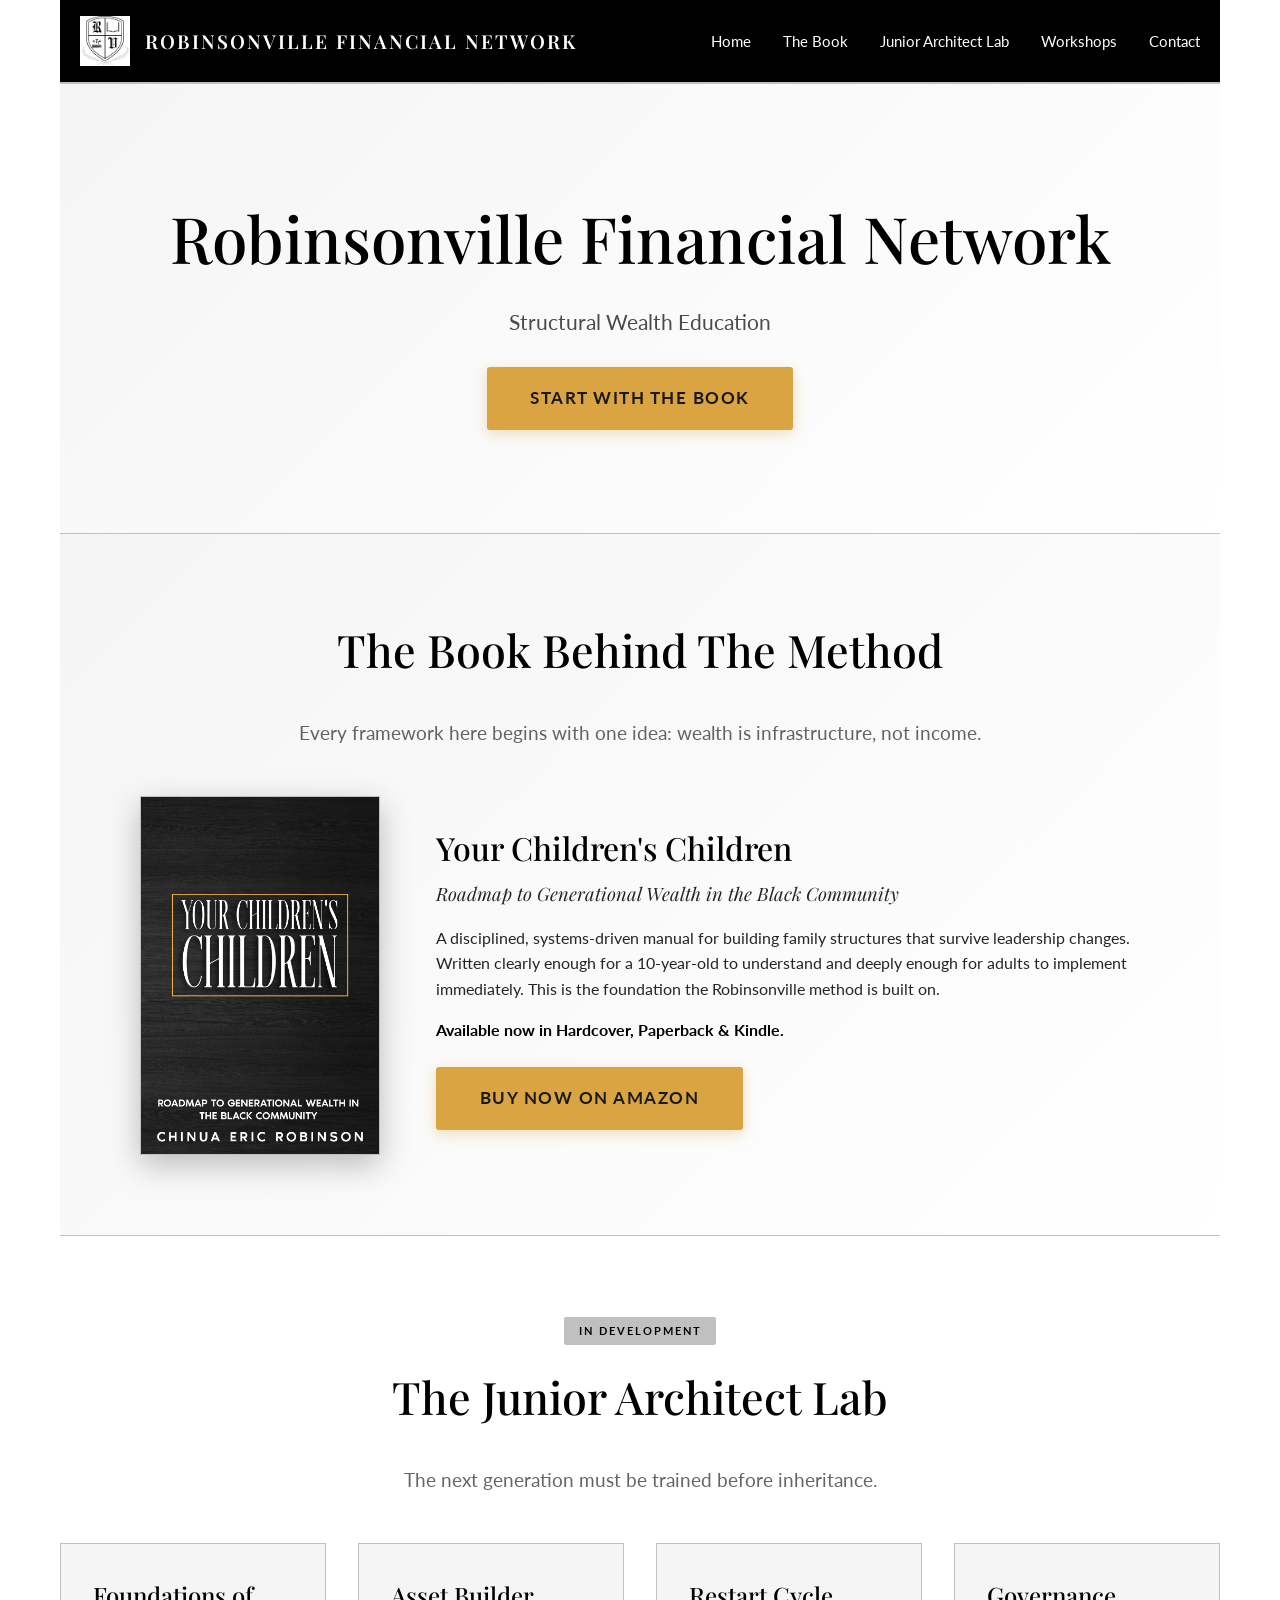
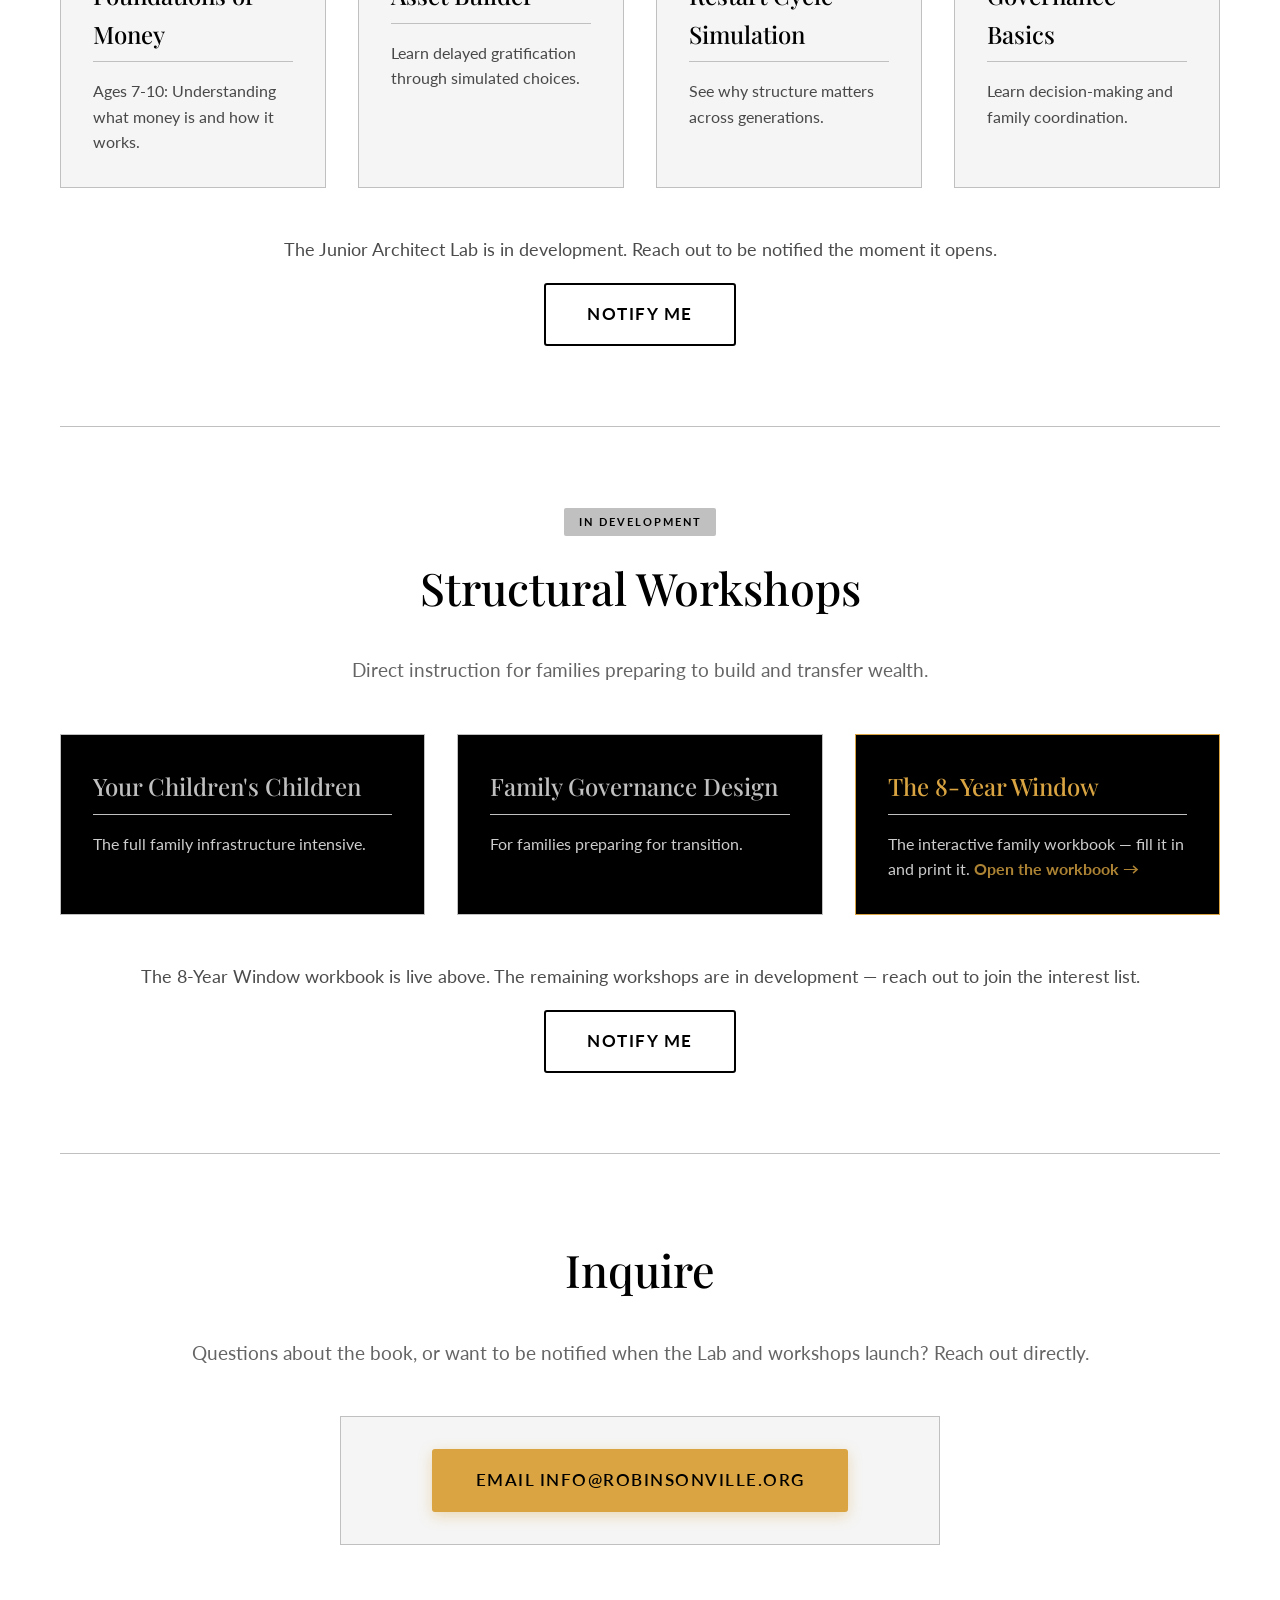
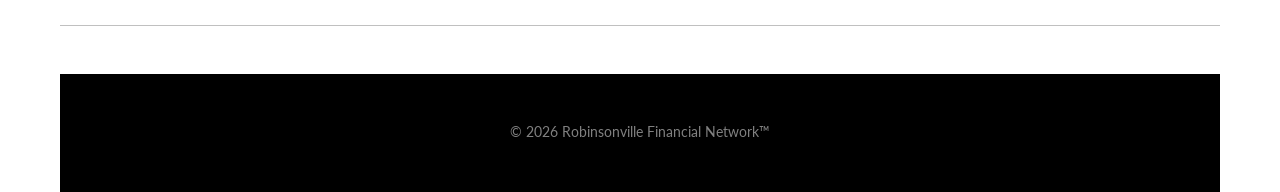
<file: index.html>
<!DOCTYPE html>
<html lang="en">
<head>
    <meta charset="UTF-8">
    <meta name="viewport" content="width=device-width, initial-scale=1.0">
    <title>Robinsonville Financial Network | Structural Wealth Education</title>
    <meta name="description" content="Robinsonville Financial Network — structural wealth education for families. Home of Your Children's Children, the generational infrastructure manual.">
    <link rel="stylesheet" href="style.css">
    <link rel="preconnect" href="https://fonts.googleapis.com">
    <link rel="preconnect" href="https://fonts.gstatic.com" crossorigin>
    <link href="https://fonts.googleapis.com/css2?family=Playfair+Display:wght@400;500;600;700&family=Lato:wght@300;400;700&display=swap" rel="stylesheet">
</head>
<body>
    <div class="site-wrapper robinsonville">
    <!-- Navigation -->
    <nav class="main-nav silver-nav">
        <div class="nav-container">
            <div class="logo">
                <img src="images/robinsonville-crest.png"
                     alt="Robinsonville Financial"
                     class="crest-icon">
                <span class="logo-text">ROBINSONVILLE FINANCIAL NETWORK</span>
            </div>
            <ul class="nav-links" id="nav-links">
                <li><a href="index.html" class="active">Home</a></li>
                <li><a href="#the-book" class="scroll-link">The Book</a></li>
                <li><a href="#youth-lab" class="scroll-link">Junior Architect Lab</a></li>
                <li><a href="#workshops" class="scroll-link">Workshops</a></li>
                <li><a href="#contact" class="scroll-link">Contact</a></li>
            </ul>
            <button type="button" class="mobile-menu-btn" aria-label="Open menu" aria-controls="nav-links" aria-expanded="false">☰</button>
        </div>
    </nav>

        <!-- Hero -->
        <section class="hero-robinsonville">
            <div class="hero-content">
                <h1>Robinsonville Financial Network</h1>
                <p class="hero-subtitle">Structural Wealth Education</p>
                <a href="#the-book" class="btn btn-primary scroll-link">Start With The Book</a>
            </div>
        </section>

        <!-- The Book (LIVE) -->
        <section id="the-book" class="book-feature">
            <div class="section-header">
                <h2>The Book Behind The Method</h2>
                <p class="section-intro">Every framework here begins with one idea: wealth is infrastructure, not income.</p>
            </div>
            <div class="book-feature-container">
                <div class="book-feature-image">
                    <img src="images/ebook-cover.jpg" alt="Your Children's Children Book Cover" class="book-cover-image">
                </div>
                <div class="book-feature-content">
                    <h3>Your Children's Children</h3>
                    <p class="book-tagline">Roadmap to Generational Wealth in the Black Community</p>
                    <p>A disciplined, systems-driven manual for building family structures that survive leadership changes. Written clearly enough for a 10-year-old to understand and deeply enough for adults to implement immediately. This is the foundation the Robinsonville method is built on.</p>
                    <p class="book-formats">Available now in Hardcover, Paperback &amp; Kindle.</p>
                    <a href="https://www.amazon.com/dp/B0H6FC2W39" target="_blank" rel="noopener" class="btn btn-primary">Buy Now on Amazon</a>
                </div>
            </div>
        </section>

        <!-- Junior Architect Lab (IN DEVELOPMENT) -->
        <section id="youth-lab" class="youth-preview">
            <div class="section-header">
                <span class="dev-badge">In Development</span>
                <h2>The Junior Architect Lab</h2>
                <p class="section-intro">The next generation must be trained before inheritance.</p>
            </div>
            <div class="youth-grid">
                <div class="youth-card">
                    <h3>Foundations of Money</h3>
                    <p>Ages 7-10: Understanding what money is and how it works.</p>
                </div>
                <div class="youth-card">
                    <h3>Asset Builder</h3>
                    <p>Learn delayed gratification through simulated choices.</p>
                </div>
                <div class="youth-card">
                    <h3>Restart Cycle Simulation</h3>
                    <p>See why structure matters across generations.</p>
                </div>
                <div class="youth-card">
                    <h3>Governance Basics</h3>
                    <p>Learn decision-making and family coordination.</p>
                </div>
            </div>
            <div class="section-cta">
                <p>The Junior Architect Lab is in development. Reach out to be notified the moment it opens.</p>
                <a href="#contact" class="btn btn-secondary scroll-link">Notify Me</a>
            </div>
        </section>

        <!-- Workshops (IN DEVELOPMENT) -->
        <section id="workshops" class="workshops-preview">
            <div class="section-header">
                <span class="dev-badge">In Development</span>
                <h2>Structural Workshops</h2>
                <p class="section-intro">Direct instruction for families preparing to build and transfer wealth.</p>
            </div>
            <div class="workshops-grid">
                <div class="workshop-card">
                    <h3>Your Children's Children</h3>
                    <p>The full family infrastructure intensive.</p>
                </div>
                <div class="workshop-card">
                    <h3>Family Governance Design</h3>
                    <p>For families preparing for transition.</p>
                </div>
                <a href="workbook.html" class="workshop-card workshop-card-live">
                    <h3>The 8-Year Window</h3>
                    <p>The interactive family workbook &mdash; fill it in and print it. <strong>Open the workbook &rarr;</strong></p>
                </a>
            </div>
            <div class="section-cta">
                <p>The 8-Year Window workbook is live above. The remaining workshops are in development &mdash; reach out to join the interest list.</p>
                <a href="#contact" class="btn btn-secondary scroll-link">Notify Me</a>
            </div>
        </section>

        <!-- Contact -->
        <section id="contact" class="contact-section">
            <div class="section-header">
                <h2>Inquire</h2>
                <p class="section-intro">Questions about the book, or want to be notified when the Lab and workshops launch? Reach out directly.</p>
            </div>
            <div class="contact-container">
                <p class="contact-email-line">
                    <a href="mailto:info@robinsonville.org" class="btn btn-primary">Email info@robinsonville.org</a>
                </p>
            </div>
        </section>

        <!-- Footer -->
        <footer class="site-footer silver-footer">
            <div class="footer-bottom">
                <p>© 2026 Robinsonville Financial Network™</p>
            </div>
        </footer>
    </div>
    <script src="script.js"></script>
</body>

</html>
</file>
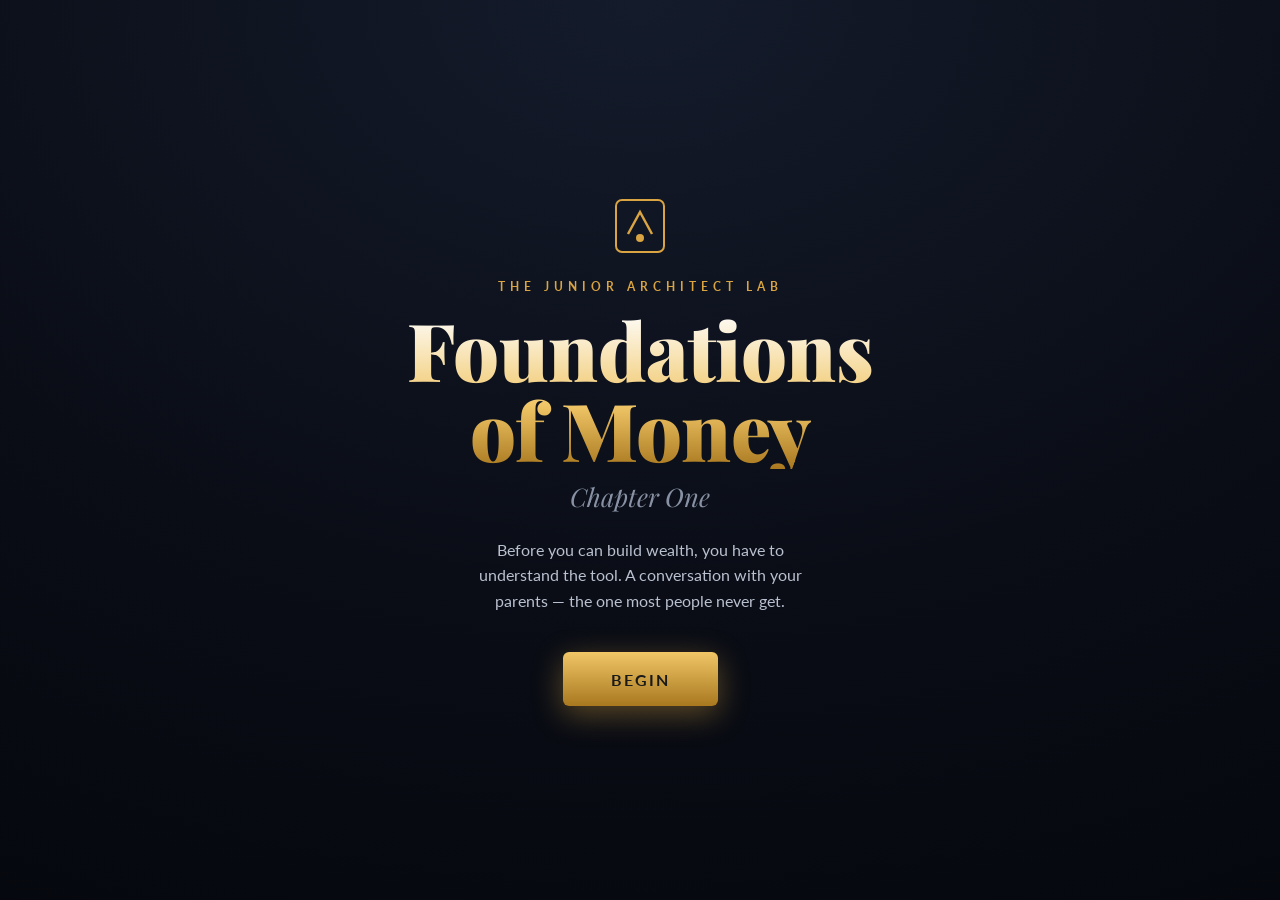
<file: lab.html>
<!DOCTYPE html>
<html lang="en">
<head>
<meta charset="UTF-8">
<meta name="viewport" content="width=device-width, initial-scale=1.0">
<title>The Junior Architect Lab — Foundations of Money</title>
<link rel="preconnect" href="https://fonts.googleapis.com">
<link rel="preconnect" href="https://fonts.gstatic.com" crossorigin>
<link href="https://fonts.googleapis.com/css2?family=Playfair+Display:wght@500;600;700;800;900&family=Lato:wght@300;400;700&display=swap" rel="stylesheet">
<style>
  :root{
    --ink:#f4f1ea; --bg0:#080a12; --bg1:#0f1420; --panel:#0c101b;
    --gold:#d9a441; --gold-2:#f0c667; --gold-dark:#a9781f;
    --silver:#8892a4; --line:rgba(217,164,65,.25); --shadow:rgba(0,0,0,.55);
  }
  *{margin:0;padding:0;box-sizing:border-box;}
  html,body{height:100%;}
  body{
    font-family:'Lato',sans-serif;color:var(--ink);
    background:radial-gradient(120% 120% at 50% 0%,#141b2b 0%,#0a0d16 55%,#05070d 100%);
    overflow:hidden;
  }
  .stage{position:fixed;inset:0;display:flex;align-items:center;justify-content:center;}

  /* Ambient particles */
  .dust{position:fixed;inset:0;pointer-events:none;overflow:hidden;z-index:1;}
  .dust span{position:absolute;bottom:-10px;width:3px;height:3px;border-radius:50%;
    background:rgba(217,164,65,.5);animation:rise linear infinite;opacity:0;}
  @keyframes rise{0%{transform:translateY(0);opacity:0;}10%{opacity:.6;}90%{opacity:.4;}100%{transform:translateY(-105vh);opacity:0;}}

  /* ---------------- TITLE ---------------- */
  #title{position:fixed;inset:0;z-index:40;display:flex;flex-direction:column;align-items:center;justify-content:center;text-align:center;padding:2rem;transition:opacity .8s ease;}
  #title .crest{width:64px;height:64px;margin-bottom:1.4rem;opacity:.9;}
  #title .eyebrow{font-size:.72rem;letter-spacing:5px;text-transform:uppercase;color:var(--gold);font-weight:700;margin-bottom:1rem;}
  #title h1{font-family:'Playfair Display',serif;font-weight:900;font-size:clamp(2.4rem,7vw,5rem);line-height:1;letter-spacing:-.5px;
    background:linear-gradient(180deg,#fff 0%,var(--gold-2) 60%,var(--gold-dark) 100%);-webkit-background-clip:text;background-clip:text;-webkit-text-fill-color:transparent;}
  #title .chapter{font-family:'Playfair Display',serif;font-style:italic;font-size:clamp(1.1rem,3vw,1.6rem);color:var(--silver);margin-top:.6rem;}
  #title .sub{max-width:36ch;color:#b9c0cf;font-size:.98rem;margin:1.6rem auto 2.4rem;line-height:1.6;}
  .btn-begin{font-family:'Lato';font-weight:700;font-size:1rem;letter-spacing:2px;text-transform:uppercase;color:#1a1a1a;
    background:linear-gradient(180deg,var(--gold-2),var(--gold-dark));border:none;border-radius:6px;padding:1.1rem 3rem;cursor:pointer;
    box-shadow:0 8px 30px rgba(217,164,65,.4);transition:transform .2s,box-shadow .2s;}
  .btn-begin:hover{transform:translateY(-3px);box-shadow:0 12px 40px rgba(217,164,65,.6);}
  .fadeup{opacity:0;transform:translateY(18px);animation:fadeup .9s forwards;}
  .fadeup.d1{animation-delay:.15s;}.fadeup.d2{animation-delay:.4s;}.fadeup.d3{animation-delay:.7s;}.fadeup.d4{animation-delay:1s;}
  @keyframes fadeup{to{opacity:1;transform:translateY(0);}}

  /* ---------------- SCENE ---------------- */
  #scene{position:fixed;inset:0;z-index:10;opacity:0;pointer-events:none;transition:opacity .6s ease;}
  #scene.on{opacity:1;pointer-events:auto;}

  /* Backdrop (placeholder for generated scene art) */
  .backdrop{position:absolute;inset:0;transition:opacity 1s ease, transform 8s ease;transform:scale(1.05);}
  .backdrop.kitchen{background:
    radial-gradient(80% 60% at 50% 30%,rgba(217,164,65,.10),transparent 60%),
    linear-gradient(180deg,#12151f 0%,#0b0e16 100%);}
  .art-note{position:absolute;top:14px;left:50%;transform:translateX(-50%);z-index:30;
    font-size:.62rem;letter-spacing:2px;text-transform:uppercase;color:rgba(217,164,65,.55);
    border:1px dashed rgba(217,164,65,.35);border-radius:20px;padding:.3rem .9rem;background:rgba(8,10,18,.6);}

  /* Character stage (placeholder portraits for generated art) */
  .cast{position:absolute;left:0;right:0;bottom:190px;display:flex;justify-content:center;gap:6vw;z-index:12;padding:0 5vw;}
  .char{width:clamp(120px,20vw,210px);aspect-ratio:3/4;position:relative;opacity:.28;filter:grayscale(.4);transition:opacity .5s ease,transform .5s ease,filter .5s ease;transform:translateY(10px);}
  .char.active{opacity:1;filter:none;transform:translateY(0);}
  .char .frame{position:absolute;inset:0;border-radius:12px;overflow:hidden;
    background:linear-gradient(180deg,#1a2130,#0d111b);border:1px solid var(--line);
    box-shadow:0 20px 50px var(--shadow);display:flex;align-items:flex-end;justify-content:center;}
  /* placeholder silhouette */
  .silho{width:76%;height:88%;background:linear-gradient(180deg,#2a3547,#1a2130);
    -webkit-mask:radial-gradient(circle at 50% 26%,#000 18%,transparent 19%) ,linear-gradient(#000,#000);
    -webkit-mask-composite:source-over;border-radius:60px 60px 0 0;position:relative;}
  .silho::before{content:"";position:absolute;top:8%;left:50%;transform:translateX(-50%);width:34%;aspect-ratio:1;border-radius:50%;background:linear-gradient(180deg,#2f3b50,#20293a);}
  .char .tag{position:absolute;bottom:-26px;left:50%;transform:translateX(-50%);font-size:.66rem;letter-spacing:2px;text-transform:uppercase;color:var(--silver);}
  .char .ph{position:absolute;top:8px;right:8px;font-size:.5rem;letter-spacing:1px;color:rgba(217,164,65,.6);border:1px dashed rgba(217,164,65,.4);border-radius:10px;padding:2px 6px;}

  /* Dialogue */
  .dialogue{position:absolute;left:0;right:0;bottom:0;z-index:20;padding:0 4vw 3vh;display:flex;justify-content:center;}
  .box{width:min(760px,92vw);background:linear-gradient(180deg,rgba(14,18,28,.94),rgba(9,12,20,.97));
    border:1px solid var(--line);border-radius:14px;padding:1.4rem 1.8rem 1.5rem;position:relative;
    box-shadow:0 24px 60px var(--shadow);backdrop-filter:blur(6px);}
  .box::before{content:"";position:absolute;top:0;left:1.6rem;right:1.6rem;height:2px;background:linear-gradient(90deg,transparent,var(--gold),transparent);opacity:.7;}
  .speaker{font-family:'Playfair Display',serif;font-weight:700;font-size:1.05rem;color:var(--gold-2);letter-spacing:.5px;margin-bottom:.4rem;}
  .line{font-size:clamp(1.02rem,2.4vw,1.22rem);line-height:1.6;color:var(--ink);min-height:2.4em;}
  .caret{display:inline-block;width:.5ch;color:var(--gold);animation:blink 1s steps(1) infinite;}
  @keyframes blink{50%{opacity:0;}}
  .advance{position:absolute;right:1.4rem;bottom:1rem;font-size:.72rem;letter-spacing:2px;text-transform:uppercase;color:var(--silver);opacity:0;transition:opacity .3s;}
  .advance.show{opacity:.75;animation:nudge 1.4s ease-in-out infinite;}
  @keyframes nudge{0%,100%{transform:translateX(0);}50%{transform:translateX(4px);}}

  /* Progress */
  .progress{position:absolute;top:0;left:0;right:0;height:3px;background:rgba(255,255,255,.06);z-index:25;}
  .progress i{display:block;height:100%;width:0;background:linear-gradient(90deg,var(--gold-dark),var(--gold-2));transition:width .5s ease;}
  .skip{position:absolute;top:14px;right:16px;z-index:30;font-size:.66rem;letter-spacing:1.5px;text-transform:uppercase;color:var(--silver);background:none;border:1px solid rgba(255,255,255,.12);border-radius:20px;padding:.35rem .8rem;cursor:pointer;opacity:.6;transition:opacity .2s;}
  .skip:hover{opacity:1;}

  /* ---------------- DEMO STAGE ---------------- */
  .demo-wrap{position:absolute;left:0;right:0;top:8vh;bottom:210px;z-index:15;display:flex;flex-direction:column;align-items:center;justify-content:center;padding:0 4vw;opacity:0;transform:scale(.96);transition:opacity .5s ease,transform .5s ease;pointer-events:none;}
  .demo-wrap.on{opacity:1;transform:scale(1);}
  .demo-title{font-family:'Playfair Display',serif;font-style:italic;font-size:clamp(1rem,2.6vw,1.4rem);color:var(--gold-2);margin-bottom:1.4rem;text-align:center;}
  .demo-stage{width:min(720px,92vw);height:min(340px,42vh);position:relative;}

  /* generic demo bits */
  .coin{width:56px;height:56px;border-radius:50%;background:radial-gradient(circle at 35% 30%,var(--gold-2),var(--gold-dark));
    box-shadow:0 6px 18px rgba(217,164,65,.45),inset 0 -3px 6px rgba(0,0,0,.35);display:flex;align-items:center;justify-content:center;
    font-family:'Playfair Display',serif;font-weight:800;color:#5a3d0a;font-size:1.4rem;position:absolute;}
  .card{position:absolute;background:linear-gradient(180deg,#1b2331,#10151f);border:1px solid var(--line);border-radius:10px;
    padding:.7rem .5rem;width:104px;text-align:center;box-shadow:0 12px 30px var(--shadow);}
  .card .ic{font-size:1.7rem;line-height:1;}
  .card .lb{font-size:.72rem;color:#c7cede;margin-top:.35rem;letter-spacing:.3px;}
  .card .rk{font-size:.6rem;letter-spacing:1px;text-transform:uppercase;margin-top:.3rem;}
  .arrow{position:absolute;height:2px;background:linear-gradient(90deg,transparent,var(--gold),var(--gold));transform-origin:left center;}
  .arrow::after{content:"";position:absolute;right:-1px;top:-4px;border:5px solid transparent;border-left-color:var(--gold);}
  .fade-in{animation:dfin .5s forwards;}@keyframes dfin{from{opacity:0;transform:translateY(8px);}to{opacity:1;transform:translateY(0);}}
  .flash-x{position:absolute;color:#e2685f;font-weight:800;font-size:2rem;opacity:0;}
  .grow-pop{animation:growpop .8s ease forwards;}@keyframes growpop{0%{transform:scale(1);}60%{transform:scale(1.35);}100%{transform:scale(1.2);}}
  .spark{position:absolute;width:6px;height:6px;border-radius:50%;background:var(--gold-2);opacity:0;}

  .demo-caption{margin-top:1.4rem;max-width:44ch;text-align:center;color:#b9c0cf;font-size:.96rem;line-height:1.55;min-height:2.6em;}
  .demo-continue{margin-top:1.2rem;font-size:.72rem;letter-spacing:2px;text-transform:uppercase;color:var(--gold);opacity:0;transition:opacity .4s;cursor:pointer;border:1px solid var(--line);border-radius:20px;padding:.5rem 1.2rem;}
  .demo-continue.show{opacity:1;animation:pulseb 1.6s ease-in-out infinite;}
  @keyframes pulseb{0%,100%{box-shadow:0 0 0 0 rgba(217,164,65,.0);}50%{box-shadow:0 0 0 4px rgba(217,164,65,.12);}}

  /* ---------------- END ---------------- */
  #end{position:fixed;inset:0;z-index:45;display:none;flex-direction:column;align-items:center;justify-content:center;text-align:center;padding:2rem;overflow-y:auto;}
  #end .done{font-size:.72rem;letter-spacing:4px;text-transform:uppercase;color:var(--gold);font-weight:700;margin-bottom:.8rem;}
  #end h2{font-family:'Playfair Display',serif;font-weight:800;font-size:clamp(1.8rem,5vw,3rem);line-height:1.05;margin-bottom:1.6rem;
    background:linear-gradient(180deg,#fff,var(--gold-2));-webkit-background-clip:text;background-clip:text;-webkit-text-fill-color:transparent;}
  .recap{width:min(560px,92vw);text-align:left;margin:0 auto 2rem;}
  .recap li{list-style:none;display:flex;gap:.9rem;align-items:flex-start;padding:.7rem 0;border-bottom:1px solid rgba(255,255,255,.07);}
  .recap .n{font-family:'Playfair Display',serif;color:var(--gold);font-weight:700;font-size:1.1rem;flex:0 0 auto;width:1.4em;}
  .recap .t{color:#cfd5e2;font-size:.95rem;line-height:1.5;}
  .recap .t b{color:#fff;}
  .next-card{width:min(560px,92vw);background:linear-gradient(135deg,#151a26,#0c101a);border:1px solid var(--line);border-radius:14px;padding:1.6rem;margin:0 auto;}
  .next-card .nx{font-size:.68rem;letter-spacing:3px;text-transform:uppercase;color:var(--gold);margin-bottom:.5rem;}
  .next-card .ph2{font-family:'Playfair Display',serif;font-size:1.4rem;color:#fff;margin-bottom:.5rem;}
  .next-card p{color:#aab2c2;font-size:.92rem;line-height:1.55;}
  .soon{margin-top:1.1rem;display:inline-block;font-size:.72rem;letter-spacing:2px;text-transform:uppercase;color:var(--silver);border:1px dashed rgba(255,255,255,.18);border-radius:20px;padding:.5rem 1.1rem;}
  .replay{margin-top:1.6rem;background:none;border:1px solid var(--line);color:var(--gold);border-radius:6px;padding:.7rem 1.6rem;font-family:'Lato';font-weight:700;letter-spacing:1.5px;text-transform:uppercase;font-size:.75rem;cursor:pointer;transition:all .2s;}
  .replay:hover{background:rgba(217,164,65,.1);}

  @media (max-width:640px){
    .cast{bottom:210px;gap:8vw;}
    .char .tag{bottom:-22px;}
  }
</style>
</head>
<body>

  <div class="dust" id="dust"></div>

  <!-- TITLE -->
  <div id="title">
    <svg class="crest fadeup" viewBox="0 0 64 64" fill="none"><rect x="8" y="6" width="48" height="52" rx="6" stroke="#d9a441" stroke-width="2"/><path d="M20 40 L32 18 L44 40" stroke="#d9a441" stroke-width="2.5" fill="none"/><circle cx="32" cy="44" r="4" fill="#d9a441"/></svg>
    <div class="eyebrow fadeup d1">The Junior Architect Lab</div>
    <h1 class="fadeup d1">Foundations<br>of Money</h1>
    <div class="chapter fadeup d2">Chapter One</div>
    <p class="sub fadeup d3">Before you can build wealth, you have to understand the tool. A conversation with your parents — the one most people never get.</p>
    <button class="btn-begin fadeup d4" onclick="startGame()">Begin</button>
  </div>

  <!-- SCENE -->
  <div id="scene">
    <div class="progress"><i id="pbar"></i></div>
    <button class="skip" onclick="skipToEnd()" title="Skip to summary">Skip ▸</button>

    <div class="backdrop kitchen" id="backdrop"></div>

    <div class="cast" id="cast">
      <div class="char" data-who="mom"><div class="frame"><div class="silho"></div></div><span class="tag">Mom</span></div>
      <div class="char" data-who="you"><div class="frame"><div class="silho"></div></div><span class="tag">You</span></div>
      <div class="char" data-who="dad"><div class="frame"><div class="silho"></div></div><span class="tag">Dad</span></div>
    </div>

    <!-- demo -->
    <div class="demo-wrap" id="demoWrap">
      <div class="demo-title" id="demoTitle"></div>
      <div class="demo-stage" id="demoStage"></div>
      <div class="demo-caption" id="demoCaption"></div>
      <div class="demo-continue" id="demoContinue" onclick="advance()">Continue ▸</div>
    </div>

    <!-- dialogue -->
    <div class="dialogue" id="dialogue">
      <div class="box">
        <div class="speaker" id="speaker"></div>
        <div class="line" id="line"></div>
        <div class="advance" id="advanceHint">Tap ▸</div>
      </div>
    </div>
  </div>

  <!-- END -->
  <div id="end">
    <div class="done">Chapter One Complete</div>
    <h2>You now understand<br>more than most adults.</h2>
    <ul class="recap" id="recapList"></ul>
    <div class="next-card">
      <div class="nx">Next Chapter</div>
      <div class="ph2">Your First Allowance</div>
      <p>You're eight years old. Real money, real choices — and every one of them starts building the person you'll become. The simulation begins.</p>
      <span class="soon">Coming soon</span>
    </div>
    <button class="replay" onclick="location.reload()">Replay Chapter One</button>
  </div>

<script>
/* ============================================================
   PORTABLE CONTENT  (script + sequence — survives a platform change)
   Edit the writing here; the engine below renders it.
   ============================================================ */
const CONTENT = {
  beats: [
    {t:'say', who:'mom', name:'Mom', text:"Come sit with us. You're old enough now to learn something most grown-ups never figured out."},
    {t:'say', who:'you', name:'You', text:"Learn what?"},
    {t:'say', who:'dad', name:'Dad', text:"Money. What it actually is — and, just as important, what it isn't."},

    {t:'say', who:'dad', name:'Dad', text:"A long time ago, there was no money. People just traded what they had. A chicken for a bag of rice."},
    {t:'demo', id:'barter', title:'The problem money solved',
      caption:"Direct trade only works if both people want what the other has. Money is something everyone accepts — so it can be traded for anything."},
    {t:'say', who:'dad', name:'Dad', text:"So money is really just something we all agree is worth something. That shared agreement is the whole trick. Money is trust."},

    {t:'say', who:'you', name:'You', text:"Then money can buy anything?"},
    {t:'say', who:'mom', name:'Mom', text:"No. And forgetting that is what quietly ruins people."},
    {t:'demo', id:'cantbuy', title:'What money cannot buy',
      caption:"Money buys the thing — but never the deeper thing behind it. It buys options, not outcomes."},
    {t:'say', who:'mom', name:'Mom', text:"Money buys you options. What you choose to do with those options — that part is everything."},

    {t:'say', who:'you', name:'You', text:"Is money just the cash in your wallet?"},
    {t:'say', who:'dad', name:'Dad', text:"Cash is one kind. There are others — and each one carries a different risk."},
    {t:'demo', id:'types', title:'The kinds of money',
      caption:"Cash you can hold, but it slowly loses value. Digital is the same money, electronic. Crypto can climb fast — and fall just as fast."},
    {t:'say', who:'dad', name:'Dad', text:"Knowing the risk in each kind is how you keep what you build. Most people never learn that part."},

    {t:'say', who:'mom', name:'Mom', text:"Now, the most important thing we'll teach you today. Money never sits still. It's always turning into something else."},
    {t:'demo', id:'convert', title:'What money turns into',
      caption:"Spend it, and it becomes something that fades to nothing. Invest it, and it becomes an asset that grows — and makes more."},
    {t:'say', who:'mom', name:'Mom', text:"A wealthy family isn't the one that earns the most. It's the one that keeps turning money into things that grow — again and again, across generations."},
    {t:'say', who:'you', name:'You', text:"So it's not about how much you make..."},
    {t:'say', who:'dad', name:'Dad', text:"It's about what you turn it into. You already understand more than most adults do."},

    {t:'say', who:'mom', name:'Mom', text:"You're eight now. You know what that means. It's time for your first allowance."},
    {t:'end'}
  ],
  recap:[
    "<b>Money is trust</b> — a tool we all agree has value, so it can be traded for anything.",
    "<b>Money buys options, not outcomes</b> — the thing, never the deeper thing behind it.",
    "<b>Every kind of money carries risk</b> — cash, digital, and crypto each behave differently.",
    "<b>Money is always becoming something else</b> — spend it and it fades; invest it and it grows."
  ]
};

/* ============================================================
   ENGINE  (web rendering — replaced if you ever change platform)
   ============================================================ */
var idx=0, typing=false, typeTimer=null, curText='';
var beats=CONTENT.beats;

// ambient dust
(function(){var d=document.getElementById('dust');for(var i=0;i<26;i++){var s=document.createElement('span');var dur=8+Math.random()*10;s.style.left=(Math.random()*100)+'%';s.style.animationDuration=dur+'s';s.style.animationDelay=(-Math.random()*dur)+'s';var sc=.5+Math.random()*1.5;s.style.width=s.style.height=(3*sc)+'px';d.appendChild(s);}})();

function startGame(){
  var t=document.getElementById('title');
  t.style.opacity='0';setTimeout(function(){t.style.display='none';},800);
  document.getElementById('scene').classList.add('on');
  idx=0;renderBeat();
  document.getElementById('scene').addEventListener('click',onSceneClick);
}

function onSceneClick(e){
  if(e.target.closest('.skip')||e.target.closest('.demo-continue'))return;
  var b=beats[idx];
  if(b && b.t==='demo')return;            // demos advance via their own button
  if(typing){ finishTyping(); return; }
  advance();
}

function setCast(who){
  document.querySelectorAll('.char').forEach(function(c){
    c.classList.toggle('active', c.getAttribute('data-who')===who);
  });
}
function setProgress(){document.getElementById('pbar').style.width=Math.round((idx/(beats.length-1))*100)+'%';}

function renderBeat(){
  setProgress();
  var b=beats[idx];
  if(!b){return;}
  if(b.t==='end'){ showEnd(); return; }

  if(b.t==='say'){
    document.getElementById('demoWrap').classList.remove('on');
    document.getElementById('dialogue').style.display='flex';
    setCast(b.who);
    document.getElementById('speaker').textContent=b.name;
    typeLine(b.text);
  }
  else if(b.t==='demo'){
    document.getElementById('dialogue').style.display='none';
    var dw=document.getElementById('demoWrap');
    document.getElementById('demoTitle').textContent=b.title;
    document.getElementById('demoCaption').textContent='';
    document.getElementById('demoContinue').classList.remove('show');
    dw.classList.add('on');
    runDemo(b.id, b.caption);
  }
}

function typeLine(txt){
  curText=txt;typing=true;
  var el=document.getElementById('line');
  document.getElementById('advanceHint').classList.remove('show');
  el.innerHTML='';var i=0;
  clearInterval(typeTimer);
  typeTimer=setInterval(function(){
    if(i<=txt.length){el.innerHTML=txt.slice(0,i)+'<span class="caret">▍</span>';i++;}
    else{finishTyping();}
  },18);
}
function finishTyping(){
  clearInterval(typeTimer);typing=false;
  document.getElementById('line').textContent=curText;
  document.getElementById('advanceHint').classList.add('show');
}
function advance(){
  if(idx<beats.length-1){idx++;renderBeat();}
}
function skipToEnd(){ showEnd(); }

function showEnd(){
  document.getElementById('scene').classList.remove('on');
  var e=document.getElementById('end');
  var ul=document.getElementById('recapList');ul.innerHTML='';
  CONTENT.recap.forEach(function(r,i){
    var li=document.createElement('li');
    li.innerHTML='<span class="n">'+(i+1)+'</span><span class="t">'+r+'</span>';
    ul.appendChild(li);
  });
  setTimeout(function(){e.style.display='flex';},400);
}

/* ---------------- DEMOS (animated teaching beats) ---------------- */
function el(cls,html,style){var d=document.createElement('div');d.className=cls;if(html!=null)d.innerHTML=html;if(style)d.style.cssText=style;return d;}
function stage(){var s=document.getElementById('demoStage');s.innerHTML='';return s;}
function caption(txt){setTimeout(function(){document.getElementById('demoCaption').textContent=txt;},250);}
function doneDemo(){setTimeout(function(){document.getElementById('demoContinue').classList.add('show');},400);}
function T(fn,ms){setTimeout(fn,ms);}

function runDemo(id,cap){
  if(id==='barter')demoBarter(cap);
  else if(id==='cantbuy')demoCantBuy(cap);
  else if(id==='types')demoTypes(cap);
  else if(id==='convert')demoConvert(cap);
}

/* Demo 1 — barter breaks, money fixes it */
function demoBarter(cap){
  var s=stage();
  var chicken=el('card','<div class="ic">🐔</div><div class="lb">Chicken</div>','left:6%;top:38%;');
  var rice=el('card','<div class="ic">🌾</div><div class="lb">Rice</div>','right:6%;top:38%;');
  s.appendChild(chicken);s.appendChild(rice);
  chicken.classList.add('fade-in');rice.classList.add('fade-in');
  var ar=el('arrow',null,'left:20%;top:46%;width:0;');s.appendChild(ar);
  T(function(){ar.style.transition='width .6s ease';ar.style.width='58%';},500);
  // mismatch
  T(function(){
    var x=el('flash-x','✕','left:47%;top:20%;');s.appendChild(x);
    x.style.transition='opacity .4s, transform .4s';T(function(){x.style.opacity='1';x.style.transform='scale(1.2)';},30);
    ar.style.opacity='.25';
    document.getElementById('demoCaption').textContent="But what if the rice farmer doesn't want a chicken? The trade collapses.";
  },1500);
  // money solves
  T(function(){
    s.querySelectorAll('.flash-x').forEach(function(n){n.remove();});
    var coin=el('coin','$','left:calc(50% - 28px);top:8%;transform:scale(.4);opacity:0;');s.appendChild(coin);
    coin.style.transition='all .6s ease';T(function(){coin.style.opacity='1';coin.style.transform='scale(1)';},40);
    ar.style.opacity='1';ar.style.background='linear-gradient(90deg,transparent,var(--gold),var(--gold))';
    caption(cap);
  },3200);
  setTimeout(doneDemo,4200);
}

/* Demo 2 — money buys the thing, not the deeper thing */
function demoCantBuy(cap){
  var s=stage();
  var pairs=[['🛏️','Bed','Sleep'],['🩺','Doctor','Health'],['🏠','House','Home']];
  var coin=el('coin','$','left:calc(50% - 28px);top:6%;');s.appendChild(coin);coin.classList.add('fade-in');
  pairs.forEach(function(p,i){
    var y=(30+i*26)+'%';
    var buy=el('card','<div class="ic">'+p[0]+'</div><div class="lb">'+p[1]+'</div><div class="rk" style="color:#7fce9b">Bought ✓</div>','left:14%;top:'+y+';opacity:0;transform:translateX(-20px);');
    var cant=el('card','<div class="ic" style="filter:grayscale(1);opacity:.5">✨</div><div class="lb" style="opacity:.6">'+p[2]+'</div><div class="rk" style="color:#e2685f">Can\'t buy ✕</div>','right:14%;top:'+y+';opacity:0;transform:translateX(20px);');
    s.appendChild(buy);s.appendChild(cant);
    T(function(){buy.style.transition='all .5s ease';buy.style.opacity='1';buy.style.transform='translateX(0)';},700+i*500);
    T(function(){cant.style.transition='all .5s ease';cant.style.opacity='1';cant.style.transform='translateX(0)';},1000+i*500);
  });
  caption(cap);setTimeout(doneDemo,3000);
}

/* Demo 3 — types of money with risk */
function demoTypes(cap){
  var s=stage();
  var types=[
    {ic:'💵',lb:'Cash',rk:'Loses value slowly',col:'#d9c07f'},
    {ic:'🏦',lb:'Digital',rk:'Same money, electronic',col:'#9fb8e0'},
    {ic:'📈',lb:'Crypto',rk:'High risk · high swing',col:'#e2685f'}
  ];
  types.forEach(function(t,i){
    var c=el('card','<div class="ic">'+t.ic+'</div><div class="lb">'+t.lb+'</div><div class="rk" style="color:'+t.col+'">'+t.rk+'</div>',
      'left:calc((100% - min(120px, 31%)) * '+(0.05+i*0.45)+');top:26%;width:min(120px, 31%);opacity:0;transform:translateY(20px);');
    s.appendChild(c);
    T(function(){c.style.transition='all .5s ease';c.style.opacity='1';c.style.transform='translateY(0)';},500+i*450);
  });
  // crypto volatility line
  T(function(){
    var svg=document.createElementNS('http://www.w3.org/2000/svg','svg');
    svg.setAttribute('viewBox','0 0 200 60');svg.style.cssText='position:absolute;right:8%;top:66%;width:170px;height:56px;';
    var path=document.createElementNS('http://www.w3.org/2000/svg','path');
    path.setAttribute('d','M0 40 L30 30 L55 45 L80 12 L110 50 L140 8 L170 44 L200 20');
    path.setAttribute('fill','none');path.setAttribute('stroke','#e2685f');path.setAttribute('stroke-width','2.5');
    path.setAttribute('stroke-linejoin','round');path.setAttribute('stroke-linecap','round');
    var len=path.getTotalLength?400:400;path.style.strokeDasharray=len;path.style.strokeDashoffset=len;
    path.style.transition='stroke-dashoffset 1.6s ease';svg.appendChild(path);s.appendChild(svg);
    T(function(){path.style.strokeDashoffset='0';},60);
  },1900);
  caption(cap);setTimeout(doneDemo,4000);
}

/* Demo 4 — spend fades vs invest grows (the money shot) */
function demoConvert(cap){
  var s=stage();
  var coin=el('coin','$','left:calc(50% - 28px);top:4%;');s.appendChild(coin);coin.classList.add('fade-in');
  // labels
  var spendL=el('demo-title','SPEND','position:absolute;left:16%;top:26%;font-size:.8rem;letter-spacing:2px;color:#e2685f;opacity:0;');
  var investL=el('demo-title','INVEST','position:absolute;right:16%;top:26%;font-size:.8rem;letter-spacing:2px;color:#7fce9b;opacity:0;');
  s.appendChild(spendL);s.appendChild(investL);
  T(function(){spendL.style.transition=investL.style.transition='opacity .4s';spendL.style.opacity='1';investL.style.opacity='1';},500);
  // spend path -> sneakers -> fades
  T(function(){
    var sn=el('card','<div class="ic">👟</div><div class="lb">Sneakers</div>','left:12%;top:40%;opacity:0;transform:scale(.8);');
    s.appendChild(sn);sn.style.transition='all .5s ease';T(function(){sn.style.opacity='1';sn.style.transform='scale(1)';},40);
    T(function(){sn.style.transition='all 1.2s ease';sn.style.opacity='0';sn.style.transform='scale(.5) translateY(30px)';
      var g=el('demo-title','gone','position:absolute;left:15%;top:62%;font-size:.75rem;color:#888;opacity:0;');s.appendChild(g);
      T(function(){g.style.transition='opacity .5s';g.style.opacity='.8';},400);},1400);
  },1000);
  // invest path -> asset -> grows + spawns coins
  T(function(){
    var as=el('card','<div class="ic">🏢</div><div class="lb">Asset</div>','right:12%;top:40%;opacity:0;transform:scale(.8);');
    s.appendChild(as);as.style.transition='all .5s ease';T(function(){as.style.opacity='1';as.style.transform='scale(1)';},40);
    T(function(){as.classList.add('grow-pop');
      // spawn little coins rising
      for(var k=0;k<4;k++){(function(k){T(function(){
        var mc=el('coin','$','right:'+(18+k*4)+'%;top:44%;width:26px;height:26px;font-size:.75rem;opacity:0;');
        s.appendChild(mc);mc.style.transition='all 1s ease';
        T(function(){mc.style.opacity='1';mc.style.top=(18-k*3)+'%';mc.style.right=(10+k*10)+'%';},30);
      },k*220);})(k);}
      var g=el('demo-title','grows','position:absolute;right:16%;top:66%;font-size:.75rem;color:#7fce9b;opacity:0;');s.appendChild(g);
      T(function(){g.style.transition='opacity .5s';g.style.opacity='1';},500);
    },1500);
  },1200);
  caption(cap);setTimeout(doneDemo,4600);
}
</script>
</body>
</html>
</file>
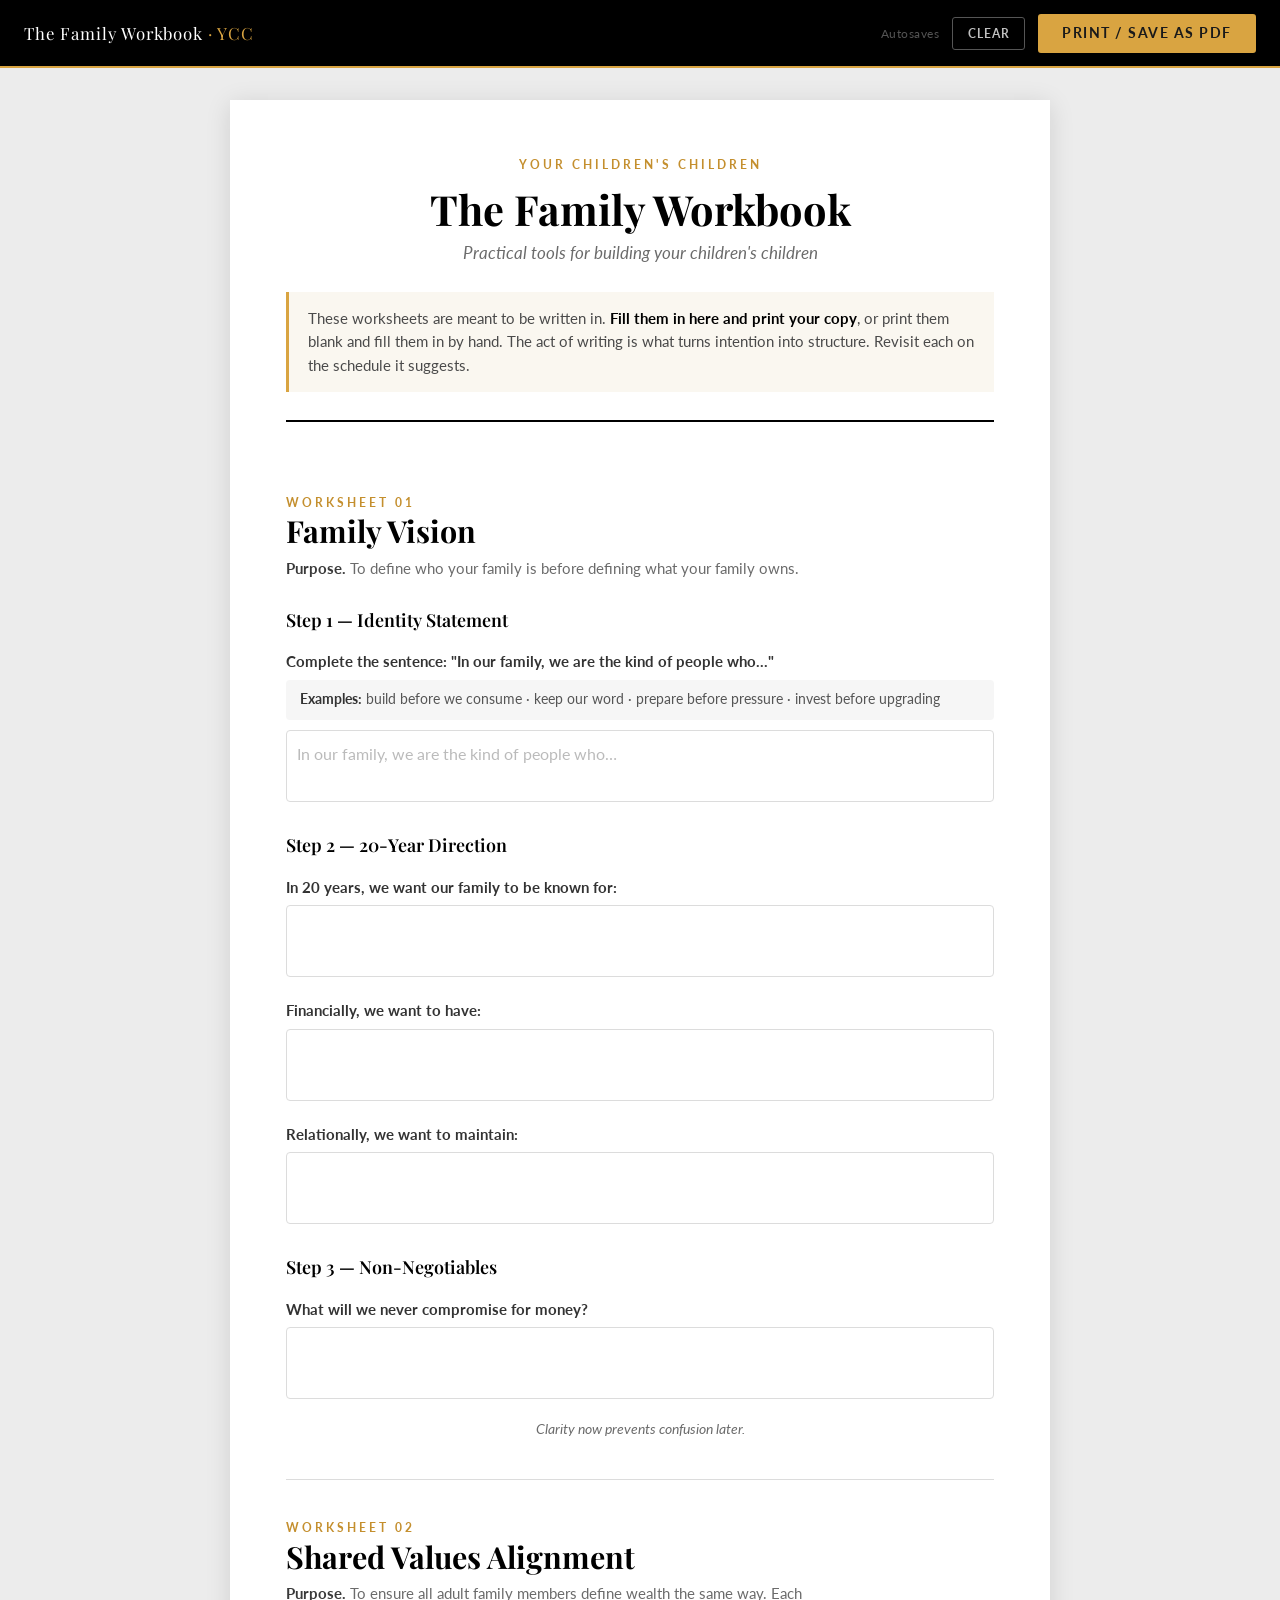
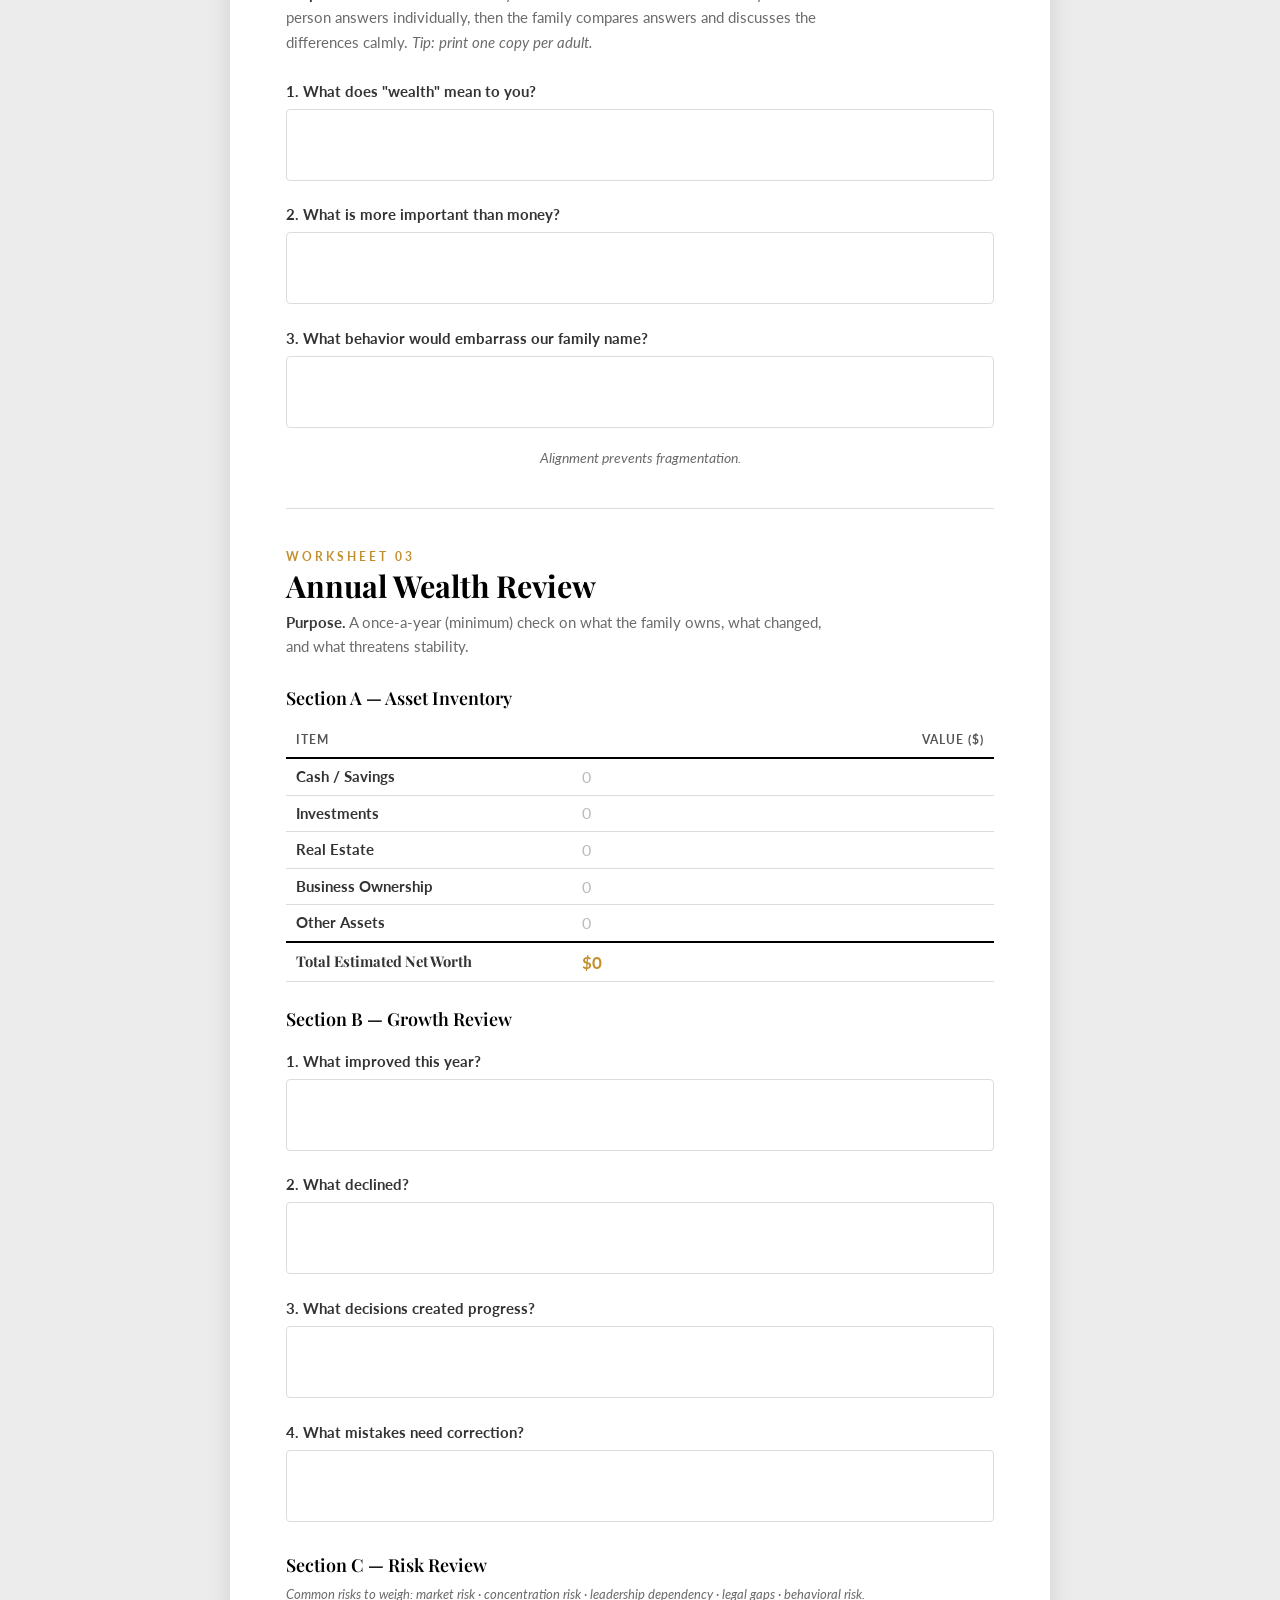
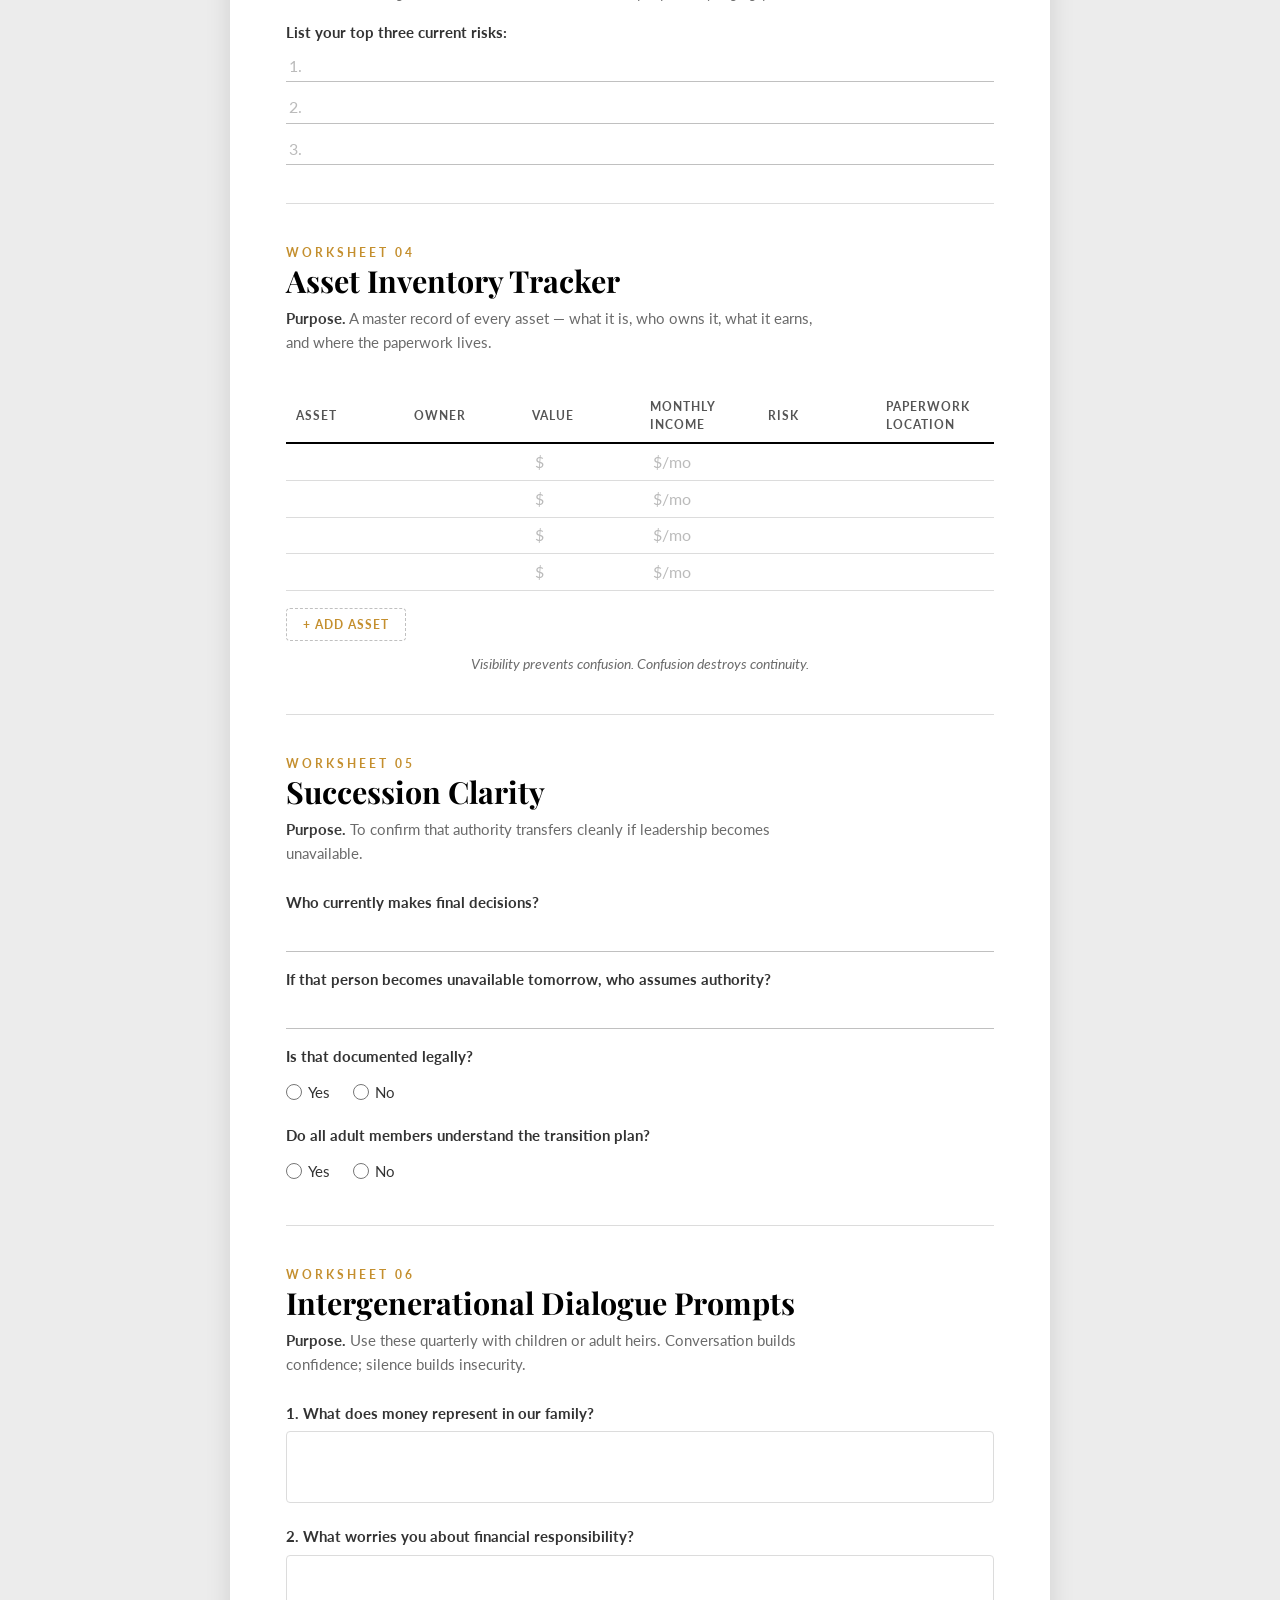
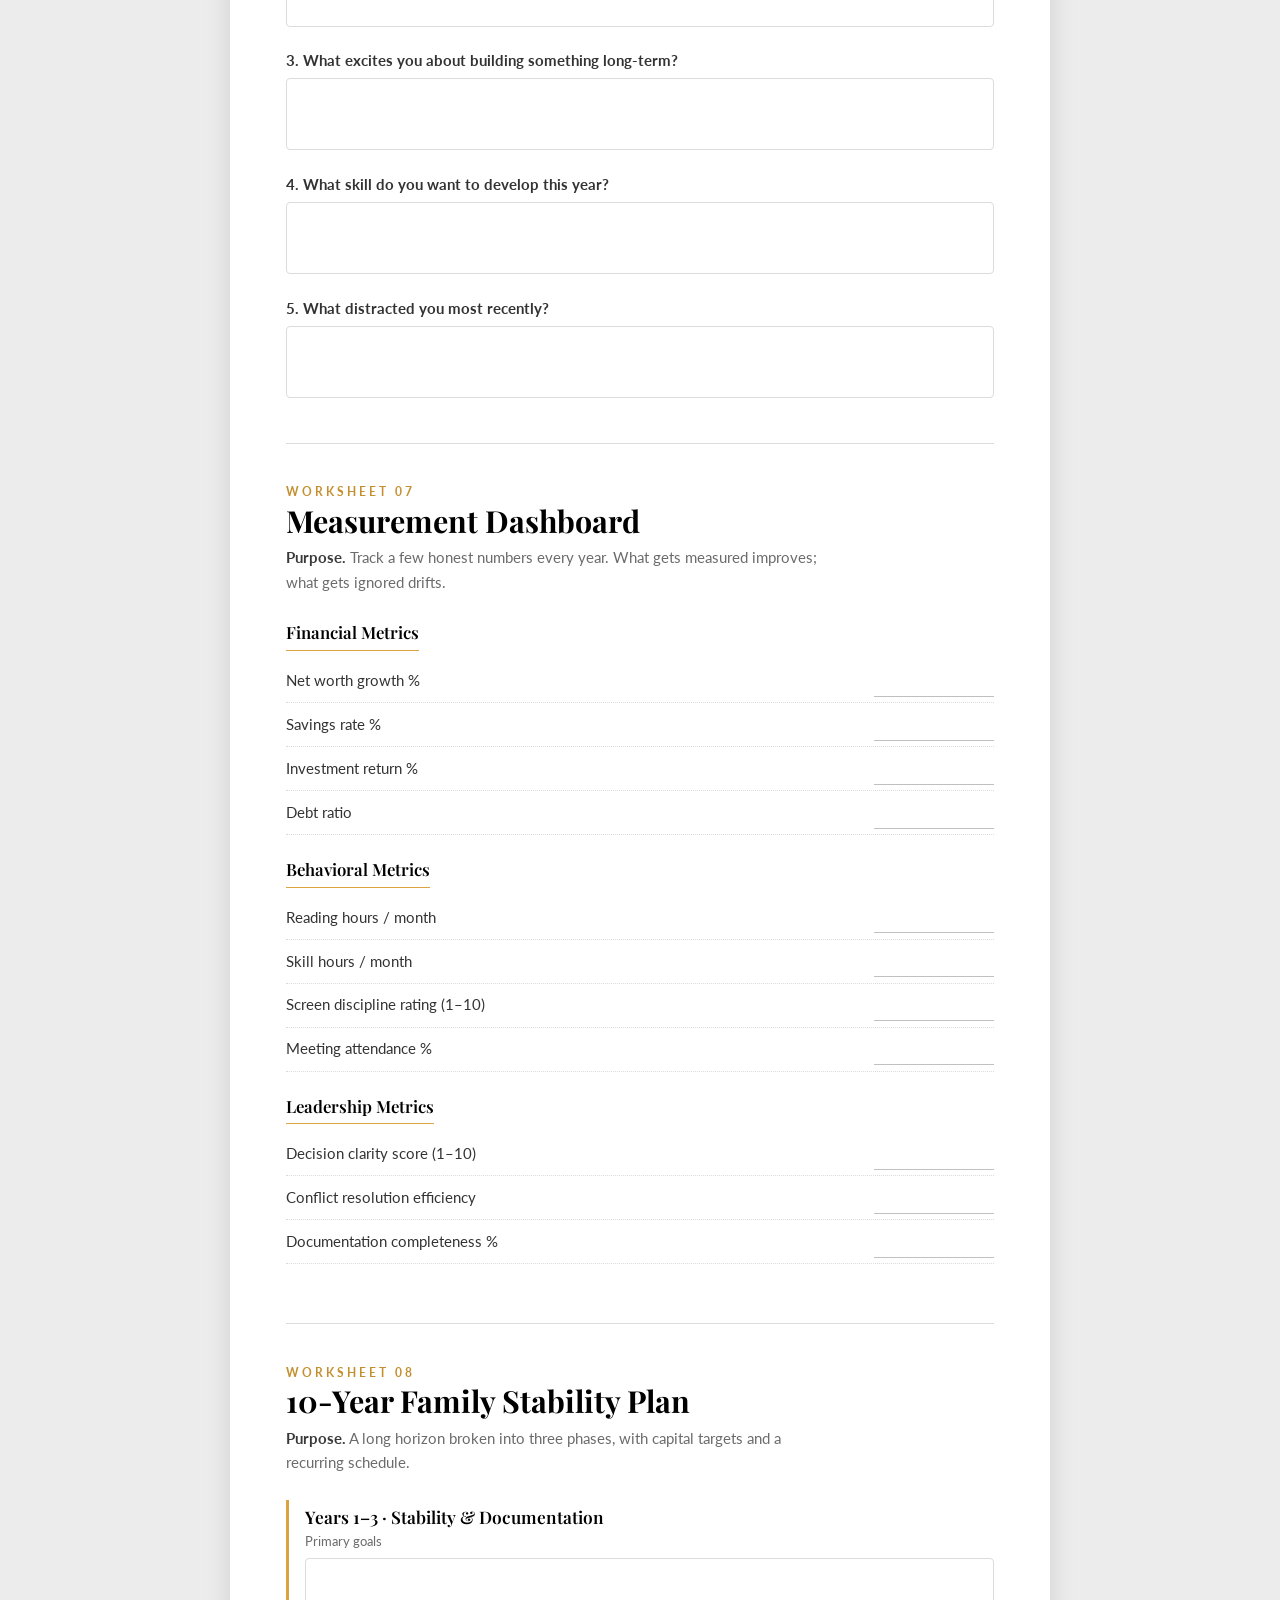
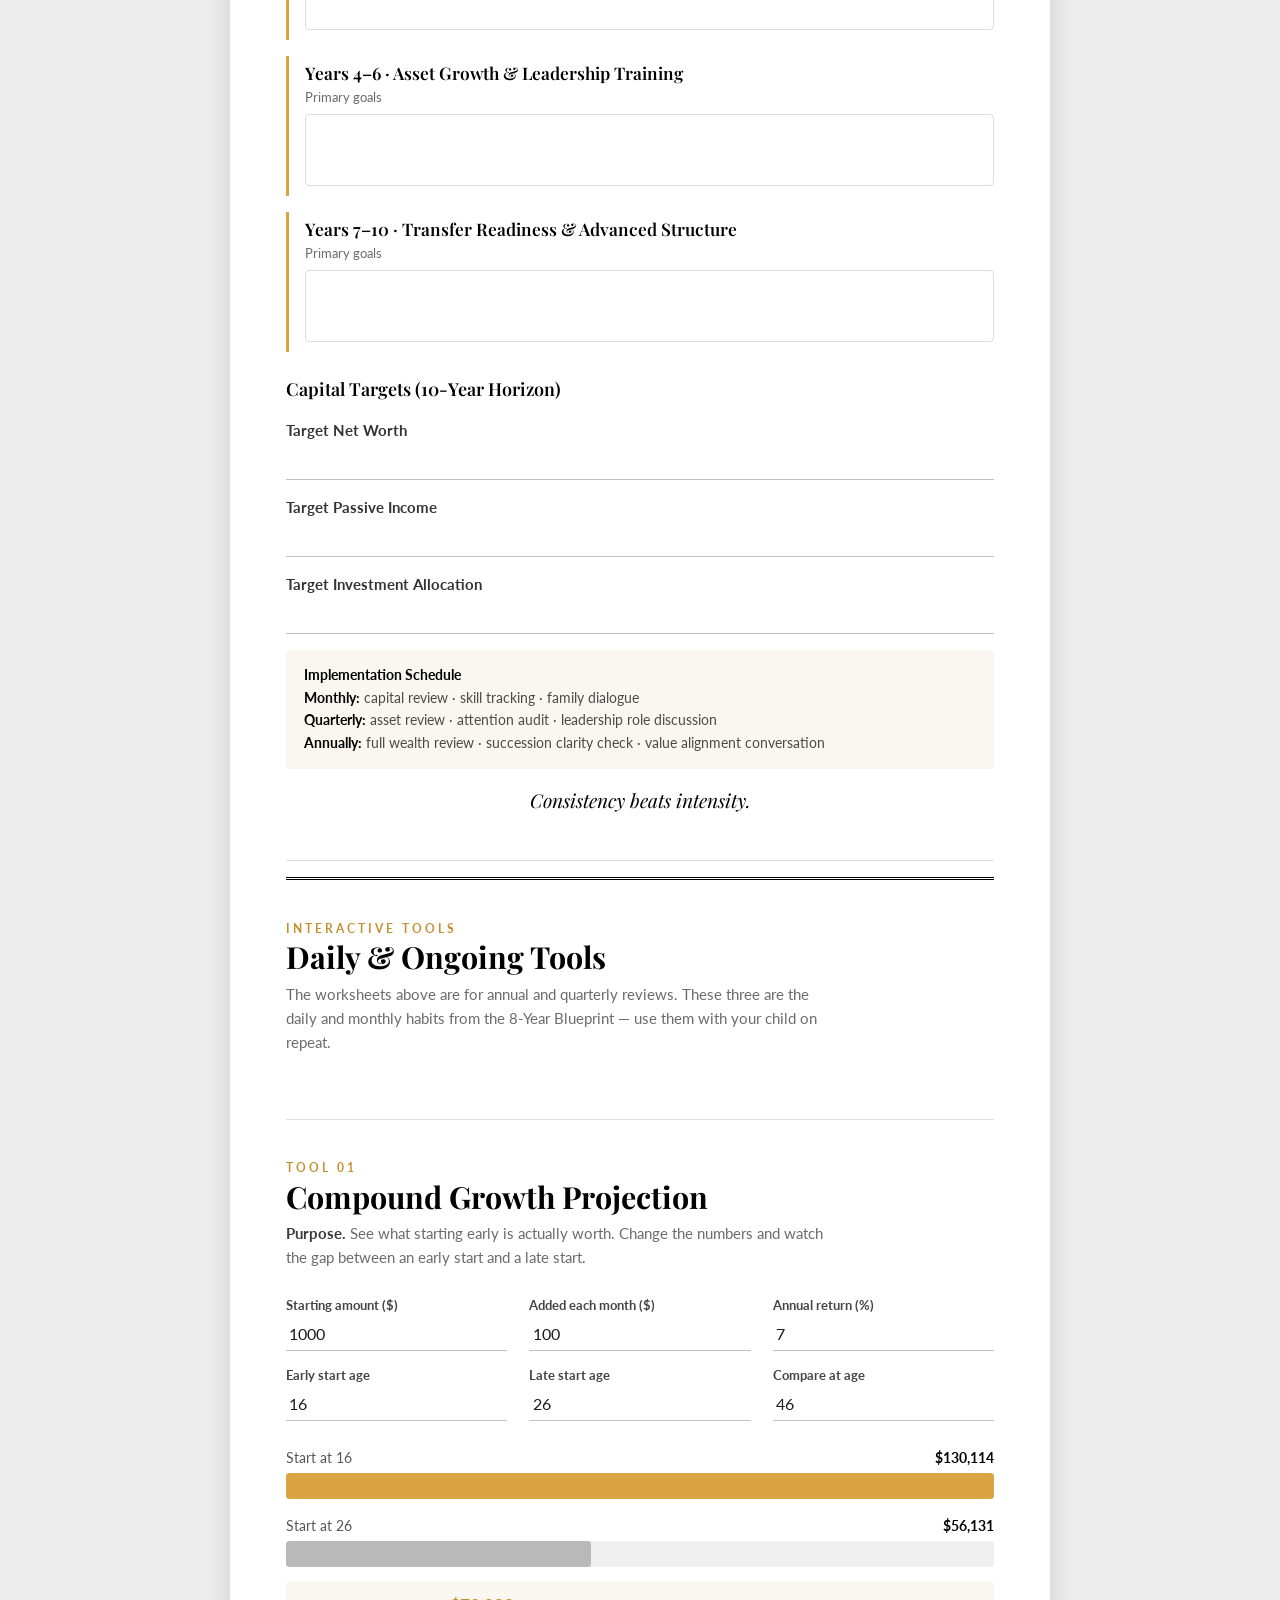
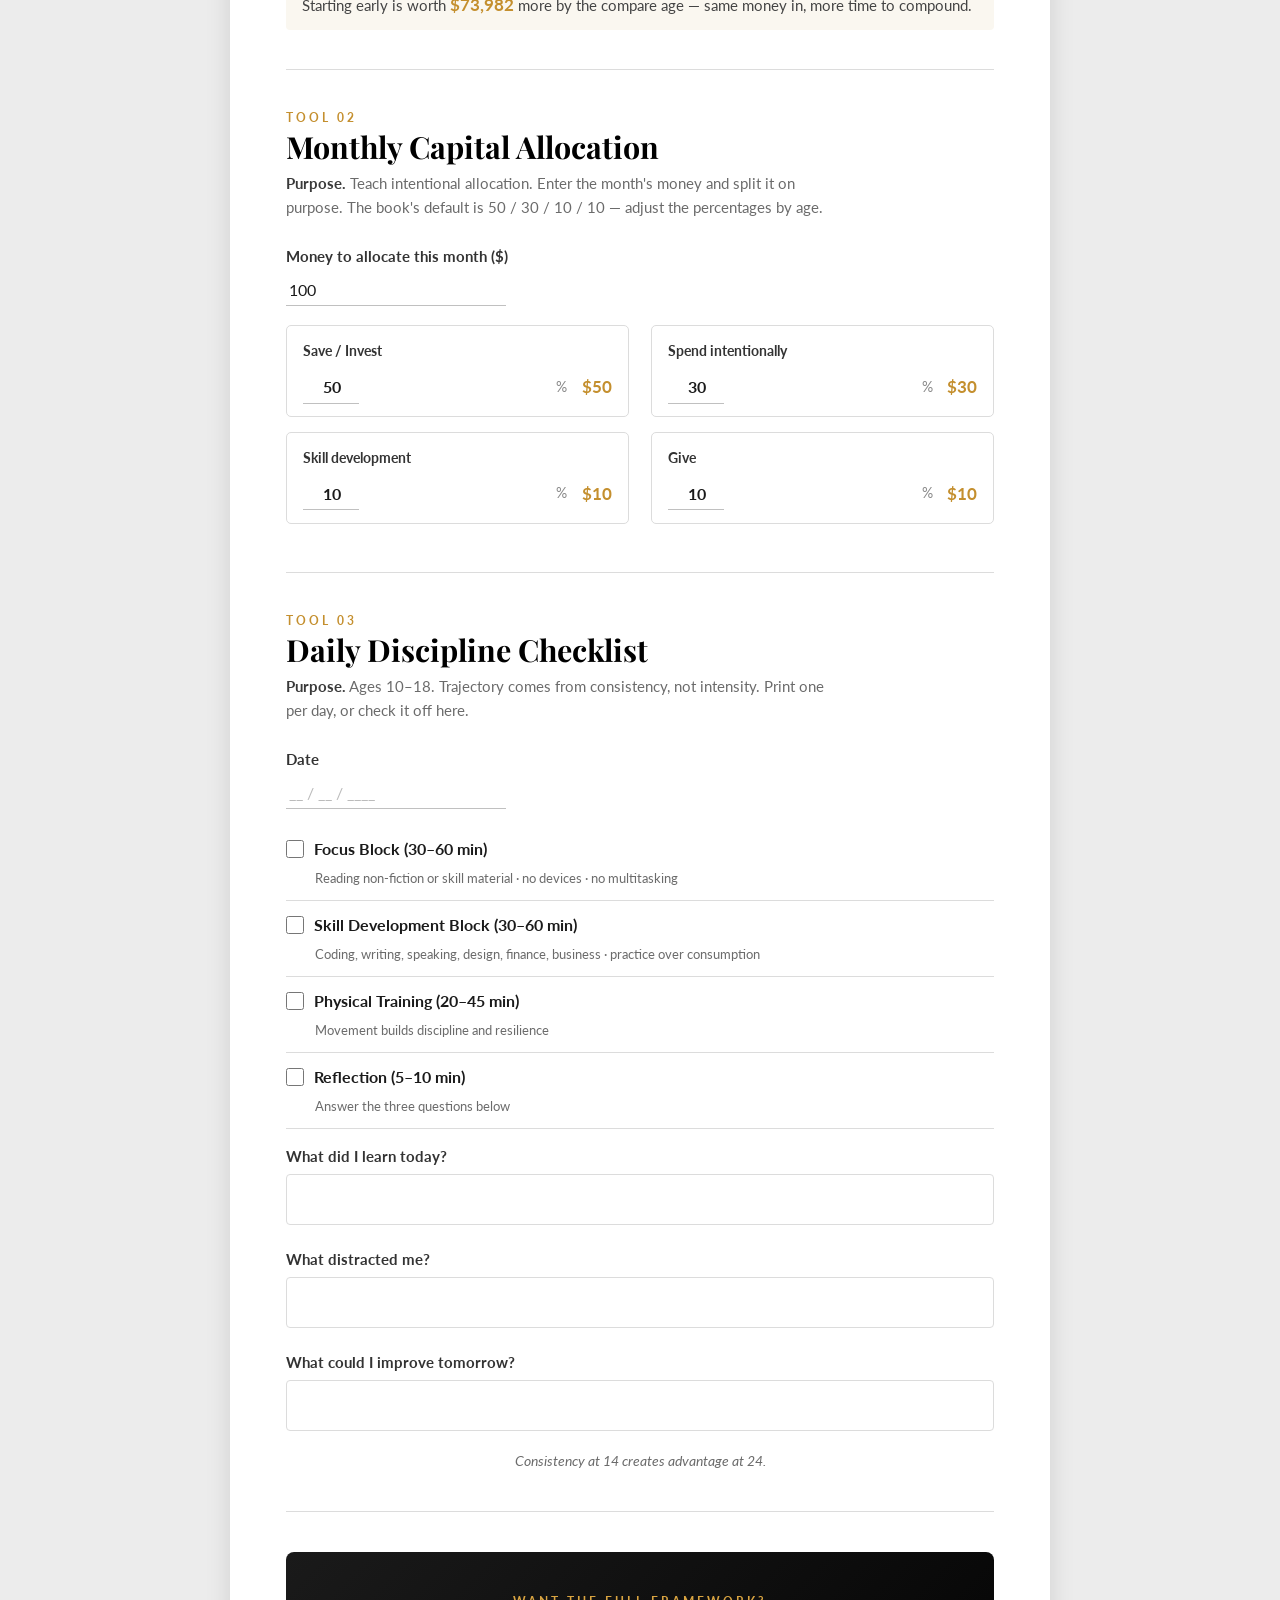
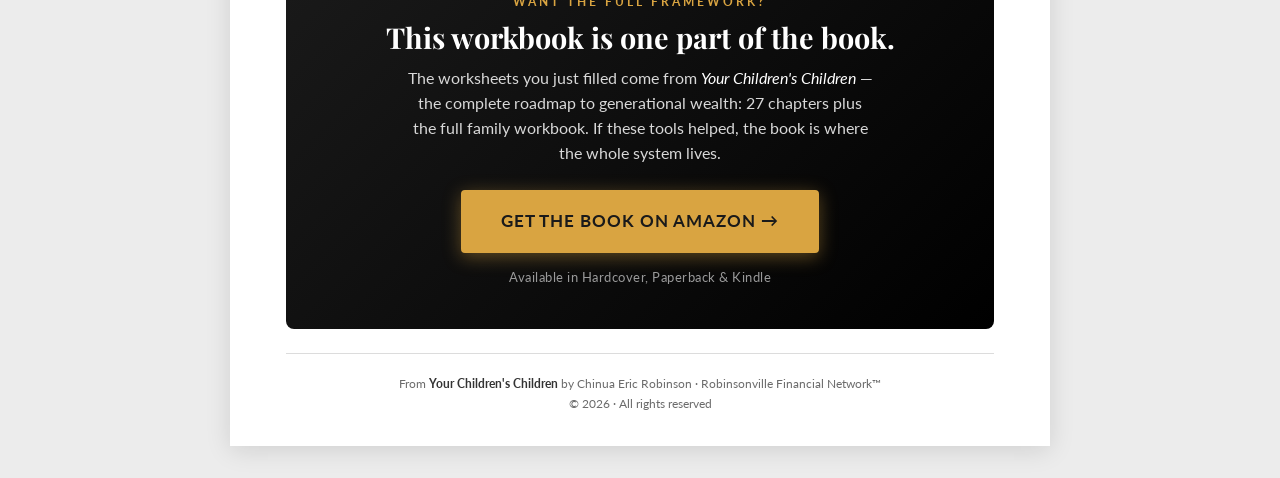
<file: workbook.html>
<!DOCTYPE html>
<html lang="en">
<head>
<meta charset="UTF-8">
<meta name="viewport" content="width=device-width, initial-scale=1.0">
<title>The Family Workbook | Your Children's Children</title>
<link rel="preconnect" href="https://fonts.googleapis.com">
<link rel="preconnect" href="https://fonts.gstatic.com" crossorigin>
<link href="https://fonts.googleapis.com/css2?family=Playfair+Display:wght@500;600;700&family=Lato:wght@300;400;700&display=swap" rel="stylesheet">
<style>
  :root{
    --ink:#1a1a1a; --black:#000; --gold:#d9a441; --gold-dark:#c48f2e;
    --silver:#c0c0c0; --paper:#fff; --muted:#6b6b6b; --line:#dcdcdc;
  }
  *{margin:0;padding:0;box-sizing:border-box;}
  body{font-family:'Lato',sans-serif;color:var(--ink);background:#ececec;line-height:1.6;}

  /* Toolbar */
  .toolbar{
    position:sticky;top:0;z-index:50;background:var(--black);
    display:flex;justify-content:space-between;align-items:center;
    padding:0.85rem 1.5rem;border-bottom:2px solid var(--gold);
  }
  .toolbar .tt{font-family:'Playfair Display',serif;color:#fff;font-size:1.05rem;letter-spacing:1px;}
  .toolbar .tt span{color:var(--gold);}
  .print-btn{
    font-family:'Lato',sans-serif;font-weight:700;font-size:0.85rem;letter-spacing:1.5px;
    text-transform:uppercase;color:#1a1a1a;background:var(--gold);border:2px solid var(--gold);
    padding:0.6rem 1.4rem;border-radius:3px;cursor:pointer;transition:all .2s ease;
  }
  .print-btn:hover{background:var(--gold-dark);border-color:var(--gold-dark);transform:translateY(-1px);}

  /* Page sheet */
  .sheet{max-width:820px;margin:2rem auto;background:var(--paper);padding:3.5rem 3.5rem 2rem;box-shadow:0 4px 24px rgba(0,0,0,.12);}

  /* Masthead */
  .masthead{text-align:center;border-bottom:2px solid var(--black);padding-bottom:1.8rem;margin-bottom:2rem;}
  .masthead .eyebrow{font-family:'Lato';font-size:0.72rem;font-weight:700;letter-spacing:3px;text-transform:uppercase;color:var(--gold-dark);margin-bottom:0.7rem;}
  .masthead h1{font-family:'Playfair Display',serif;font-weight:700;font-size:2.6rem;color:var(--black);line-height:1.1;}
  .masthead .sub{font-size:1.05rem;color:var(--muted);margin-top:0.5rem;font-style:italic;}
  .howto{background:#faf7f0;border-left:3px solid var(--gold);padding:0.9rem 1.2rem;margin-top:1.6rem;font-size:0.92rem;color:#4a4a4a;text-align:left;}
  .howto b{color:var(--black);}

  /* Worksheet */
  .worksheet{padding:2.4rem 0;border-bottom:1px solid var(--line);}
  .worksheet:last-of-type{border-bottom:none;}
  .ws-num{font-family:'Lato';font-size:0.75rem;font-weight:700;letter-spacing:3px;text-transform:uppercase;color:var(--gold-dark);}
  .ws-title{font-family:'Playfair Display',serif;font-weight:700;font-size:1.9rem;color:var(--black);line-height:1.1;margin:0.15rem 0 0.5rem;}
  .ws-purpose{font-size:0.95rem;color:var(--muted);margin-bottom:1.6rem;max-width:60ch;}
  .ws-purpose b{color:#3a3a3a;font-style:normal;}

  .step-label{font-family:'Playfair Display',serif;font-weight:600;font-size:1.12rem;color:var(--black);margin:1.4rem 0 0.3rem;}
  .field-label{display:block;font-size:0.92rem;font-weight:700;color:#333;margin:1rem 0 0.35rem;}
  .hint{font-size:0.82rem;color:var(--muted);margin:0.15rem 0 0.5rem;font-style:italic;}
  .examples{font-size:0.85rem;color:#555;background:#f6f6f6;border-radius:4px;padding:0.6rem 0.9rem;margin:0.3rem 0 0.6rem;}
  .examples b{color:#333;font-style:normal;}

  input[type=text], input[type=number], textarea{
    font-family:'Lato',sans-serif;font-size:0.98rem;color:var(--ink);width:100%;
    background:transparent;border:none;border-bottom:1.5px solid var(--silver);
    padding:0.4rem 0.2rem;transition:border-color .2s;resize:none;
  }
  textarea{border:1.5px solid var(--line);border-radius:4px;padding:0.6rem;line-height:1.7;overflow:hidden;min-height:3.2rem;}
  input:focus, textarea:focus{outline:none;border-color:var(--gold);}
  input::placeholder, textarea::placeholder{color:#bbb;}

  /* Asset table (worksheet 3 + 4) */
  table.grid{width:100%;border-collapse:collapse;margin:0.6rem 0 0.4rem;}
  table.grid th{font-size:0.72rem;font-weight:700;letter-spacing:1px;text-transform:uppercase;color:#555;text-align:left;padding:0.5rem 0.6rem;border-bottom:2px solid var(--black);}
  table.grid td{padding:0.15rem 0.6rem;border-bottom:1px solid var(--line);}
  table.grid td input{border-bottom:none;}
  table.grid td.rowlabel{font-weight:700;color:#333;font-size:0.92rem;width:40%;}
  .total-row td{border-bottom:none;border-top:2px solid var(--black);padding-top:0.7rem;}
  .total-row td.rowlabel{font-family:'Playfair Display',serif;font-size:1.05rem;}
  #net-worth-total{font-family:'Lato';font-weight:700;font-size:1.05rem;color:var(--gold-dark);border:none;background:transparent;}
  .add-row{font-family:'Lato';font-weight:700;font-size:0.78rem;letter-spacing:1px;text-transform:uppercase;color:var(--gold-dark);background:none;border:1.5px dashed var(--silver);border-radius:4px;padding:0.5rem 1rem;cursor:pointer;margin-top:0.7rem;transition:all .2s;}
  .add-row:hover{border-color:var(--gold);color:var(--black);}

  .table-scroll{overflow-x:auto;}
  #tracker td input{min-width:90px;}

  /* Metrics grid (worksheet 7) */
  .metric-group{margin-bottom:1.3rem;}
  .metric-group h4{font-family:'Playfair Display',serif;font-weight:600;font-size:1.05rem;color:var(--black);margin-bottom:0.5rem;padding-bottom:0.25rem;border-bottom:1px solid var(--gold);display:inline-block;}
  .metric-row{display:flex;align-items:center;gap:1rem;padding:0.35rem 0;border-bottom:1px dotted var(--line);}
  .metric-row label{flex:1;font-size:0.92rem;color:#333;}
  .metric-row input{width:120px;text-align:right;}

  /* Yes/No */
  .yesno{display:inline-flex;gap:1.4rem;margin:0.4rem 0 0.2rem;}
  .yesno label{font-size:0.95rem;color:#333;display:inline-flex;align-items:center;gap:0.4rem;cursor:pointer;}
  .yesno input{width:16px;height:16px;accent-color:var(--gold-dark);}

  /* phase blocks (worksheet 8) */
  .phase{border-left:3px solid var(--gold);padding:0.2rem 0 0.2rem 1rem;margin:1rem 0;}
  .phase .ph-title{font-family:'Playfair Display',serif;font-weight:600;font-size:1.08rem;color:var(--black);}
  .phase .ph-sub{font-size:0.82rem;color:var(--muted);margin-bottom:0.4rem;}
  .schedule{background:#faf7f0;border-radius:4px;padding:0.9rem 1.1rem;margin-top:1rem;font-size:0.88rem;color:#4a4a4a;}
  .schedule b{color:var(--black);}

  .closer{text-align:center;font-family:'Playfair Display',serif;font-style:italic;font-size:1.2rem;color:var(--black);margin:1rem 0 0.4rem;}
  .kicker{text-align:center;font-size:0.85rem;color:var(--muted);font-style:italic;margin-top:0.8rem;}

  .colophon{text-align:center;font-size:0.78rem;color:var(--muted);border-top:1px solid var(--line);margin-top:1.5rem;padding-top:1.2rem;}
  .colophon b{color:#333;}

  @media (max-width:640px){
    .sheet{padding:1.8rem 1.3rem;margin:0.8rem;}
    .masthead h1{font-size:1.9rem;}
    .ws-title{font-size:1.5rem;}
    .metric-row{flex-direction:column;align-items:flex-start;gap:0.3rem;}
    .metric-row input{width:100%;text-align:left;}
    .toolbar .tt{font-size:0.85rem;}
  }

  /* Toolbar actions */
  .tb-actions{display:flex;align-items:center;gap:0.8rem;}
  .save-status{font-size:0.75rem;color:#9a9a9a;letter-spacing:0.5px;min-width:64px;text-align:right;transition:opacity .3s;}
  .ghost-btn{font-family:'Lato';font-size:0.75rem;font-weight:700;letter-spacing:1px;text-transform:uppercase;color:#c0c0c0;background:none;border:1px solid #555;border-radius:3px;padding:0.5rem 0.9rem;cursor:pointer;transition:all .2s;}
  .ghost-btn:hover{color:#fff;border-color:#c0c0c0;}

  /* Tools lead */
  .tools-lead{border-top:3px double var(--black);margin-top:1rem;}

  /* Compound calculator */
  .calc-grid{display:grid;grid-template-columns:repeat(3,1fr);gap:0.9rem 1.4rem;margin:0.4rem 0 1.6rem;}
  .calc-field label{display:block;font-size:0.8rem;font-weight:700;color:#444;margin-bottom:0.2rem;}
  .calc-field input{border:none;border-bottom:1.5px solid var(--silver);}
  .bar-compare{margin:1.2rem 0 0.8rem;}
  .bar-row{margin-bottom:0.9rem;}
  .bar-label{display:flex;justify-content:space-between;font-size:0.9rem;margin-bottom:0.25rem;}
  .bar-label span{color:#555;}
  .bar-label b{font-family:'Lato';color:var(--black);}
  .bar-track{background:#f0f0f0;border-radius:3px;height:26px;overflow:hidden;}
  .bar{height:100%;border-radius:3px;transition:width .4s ease;min-width:2px;}
  .bar-early{background:var(--gold);}
  .bar-late{background:#b9b9b9;}
  .calc-diff{font-size:0.95rem;color:#444;margin-top:0.6rem;background:#faf7f0;border-radius:4px;padding:0.7rem 1rem;}
  .calc-diff strong{color:var(--gold-dark);font-size:1.05rem;}

  /* Allocation */
  .alloc-grid{display:grid;grid-template-columns:repeat(2,1fr);gap:0.9rem 1.4rem;margin:1.2rem 0 0.6rem;}
  .alloc-bucket{border:1.5px solid var(--line);border-radius:5px;padding:0.8rem 1rem;display:grid;grid-template-columns:1fr auto auto;align-items:center;gap:0.3rem;}
  .alloc-name{grid-column:1 / -1;font-weight:700;font-size:0.9rem;color:#333;margin-bottom:0.3rem;}
  .alloc-bucket input{width:56px;border:none;border-bottom:1.5px solid var(--silver);text-align:right;font-weight:700;}
  .alloc-pct{color:#888;font-size:0.85rem;margin-right:0.6rem;}
  .alloc-amt{font-family:'Lato';font-weight:700;color:var(--gold-dark);text-align:right;justify-self:end;font-size:1.05rem;}
  .alloc-warn{color:#b03030;font-size:0.85rem;margin-top:0.4rem;display:none;}

  /* Checklist */
  ul.checklist{list-style:none;margin:1rem 0;}
  ul.checklist li{padding:0.7rem 0;border-bottom:1px solid var(--line);}
  ul.checklist label{display:inline-flex;align-items:center;gap:0.6rem;font-size:1rem;cursor:pointer;}
  ul.checklist input{width:18px;height:18px;accent-color:var(--gold-dark);}
  .chk-note{display:block;font-size:0.82rem;color:var(--muted);margin:0.2rem 0 0 1.8rem;}

  /* Buy CTA — screen-only conversion block at the end */
  .buy-cta{text-align:center;background:linear-gradient(135deg,#1a1a1a 0%,#000 100%);color:#fff;border-radius:8px;padding:2.6rem 2rem;margin:2.5rem 0 1rem;}
  .buy-eyebrow{font-size:0.72rem;font-weight:700;letter-spacing:3px;text-transform:uppercase;color:var(--gold);margin-bottom:0.6rem;}
  .buy-head{font-family:'Playfair Display',serif;font-weight:700;font-size:1.8rem;color:#fff;margin-bottom:0.7rem;line-height:1.15;}
  .buy-body{font-size:0.98rem;color:#d8d8d8;max-width:52ch;margin:0 auto 1.5rem;line-height:1.6;}
  .buy-body em{color:#fff;font-style:italic;}
  .buy-cta-btn{display:inline-block;font-family:'Lato';font-weight:700;font-size:1.05rem;letter-spacing:1px;text-transform:uppercase;color:#1a1a1a;background:var(--gold);border:2px solid var(--gold);border-radius:4px;padding:1rem 2.4rem;text-decoration:none;box-shadow:0 4px 18px rgba(217,164,65,0.4);transition:all .25s ease;}
  .buy-cta-btn:hover{background:var(--gold-dark);border-color:var(--gold-dark);transform:translateY(-2px);box-shadow:0 6px 24px rgba(217,164,65,0.55);}
  .buy-formats{font-size:0.8rem;color:#9a9a9a;margin-top:0.9rem;letter-spacing:0.5px;}

  /* ---------- PRINT ---------- */
  @media print{
    body{background:#fff;}
    .toolbar, .add-row, .buy-cta{display:none !important;}
    .table-scroll{overflow:visible;}
    .sheet{box-shadow:none;margin:0;max-width:100%;padding:0.3in 0.15in;}
    .worksheet{break-before:page;border-bottom:none;padding:0.2in 0 0;}
    .masthead{break-after:avoid;}
    input[type=text], input[type=number]{border-bottom:1px solid #000;}
    textarea{border:1px solid #999;}
    .howto, .schedule, .examples{background:#f4f4f4 !important;-webkit-print-color-adjust:exact;print-color-adjust:exact;}
    .tools-lead{break-before:page;}
    .bar-track{border:1px solid #999;}
    .bar-early{background:#d9a441 !important;-webkit-print-color-adjust:exact;print-color-adjust:exact;}
    .bar-late{background:#bbb !important;-webkit-print-color-adjust:exact;print-color-adjust:exact;}
    .calc-diff, .alloc-bucket{border:1px solid #ccc;}
    @page{margin:0.5in;}
  }
</style>
</head>
<body>

  <div class="toolbar">
    <div class="tt">The Family Workbook <span>· YCC</span></div>
    <div class="tb-actions">
      <span id="save-status" class="save-status"></span>
      <button class="ghost-btn" id="clear-btn" onclick="clearSaved()">Clear</button>
      <button class="print-btn" onclick="window.print()">Print / Save as PDF</button>
    </div>
  </div>

  <div class="sheet">

    <div class="masthead">
      <div class="eyebrow">Your Children's Children</div>
      <h1>The Family Workbook</h1>
      <p class="sub">Practical tools for building your children's children</p>
      <div class="howto">
        These worksheets are meant to be written in. <b>Fill them in here and print your copy</b>, or print them blank and fill them in by hand. The act of writing is what turns intention into structure. Revisit each on the schedule it suggests.
      </div>
    </div>

    <!-- WORKSHEET 1 -->
    <section class="worksheet">
      <div class="ws-num">Worksheet 01</div>
      <h2 class="ws-title">Family Vision</h2>
      <p class="ws-purpose"><b>Purpose.</b> To define who your family is before defining what your family owns.</p>

      <div class="step-label">Step 1 — Identity Statement</div>
      <label class="field-label">Complete the sentence: "In our family, we are the kind of people who…"</label>
      <div class="examples"><b>Examples:</b> build before we consume · keep our word · prepare before pressure · invest before upgrading</div>
      <textarea rows="2" placeholder="In our family, we are the kind of people who…"></textarea>

      <div class="step-label">Step 2 — 20-Year Direction</div>
      <label class="field-label">In 20 years, we want our family to be known for:</label>
      <textarea rows="2"></textarea>
      <label class="field-label">Financially, we want to have:</label>
      <textarea rows="2"></textarea>
      <label class="field-label">Relationally, we want to maintain:</label>
      <textarea rows="2"></textarea>

      <div class="step-label">Step 3 — Non-Negotiables</div>
      <label class="field-label">What will we never compromise for money?</label>
      <textarea rows="2"></textarea>
      <p class="kicker">Clarity now prevents confusion later.</p>
    </section>

    <!-- WORKSHEET 2 -->
    <section class="worksheet">
      <div class="ws-num">Worksheet 02</div>
      <h2 class="ws-title">Shared Values Alignment</h2>
      <p class="ws-purpose"><b>Purpose.</b> To ensure all adult family members define wealth the same way. Each person answers individually, then the family compares answers and discusses the differences calmly. <em>Tip: print one copy per adult.</em></p>

      <label class="field-label">1. What does "wealth" mean to you?</label>
      <textarea rows="2"></textarea>
      <label class="field-label">2. What is more important than money?</label>
      <textarea rows="2"></textarea>
      <label class="field-label">3. What behavior would embarrass our family name?</label>
      <textarea rows="2"></textarea>
      <p class="kicker">Alignment prevents fragmentation.</p>
    </section>

    <!-- WORKSHEET 3 -->
    <section class="worksheet">
      <div class="ws-num">Worksheet 03</div>
      <h2 class="ws-title">Annual Wealth Review</h2>
      <p class="ws-purpose"><b>Purpose.</b> A once-a-year (minimum) check on what the family owns, what changed, and what threatens stability.</p>

      <div class="step-label">Section A — Asset Inventory</div>
      <table class="grid">
        <thead><tr><th>Item</th><th style="text-align:right">Value ($)</th></tr></thead>
        <tbody>
          <tr><td class="rowlabel">Cash / Savings</td><td><input type="number" class="asset-value" placeholder="0" oninput="calcNetWorth()"></td></tr>
          <tr><td class="rowlabel">Investments</td><td><input type="number" class="asset-value" placeholder="0" oninput="calcNetWorth()"></td></tr>
          <tr><td class="rowlabel">Real Estate</td><td><input type="number" class="asset-value" placeholder="0" oninput="calcNetWorth()"></td></tr>
          <tr><td class="rowlabel">Business Ownership</td><td><input type="number" class="asset-value" placeholder="0" oninput="calcNetWorth()"></td></tr>
          <tr><td class="rowlabel">Other Assets</td><td><input type="number" class="asset-value" placeholder="0" oninput="calcNetWorth()"></td></tr>
          <tr class="total-row"><td class="rowlabel">Total Estimated Net Worth</td><td style="text-align:left"><input type="text" id="net-worth-total" value="$0" readonly></td></tr>
        </tbody>
      </table>

      <div class="step-label">Section B — Growth Review</div>
      <label class="field-label">1. What improved this year?</label>
      <textarea rows="2"></textarea>
      <label class="field-label">2. What declined?</label>
      <textarea rows="2"></textarea>
      <label class="field-label">3. What decisions created progress?</label>
      <textarea rows="2"></textarea>
      <label class="field-label">4. What mistakes need correction?</label>
      <textarea rows="2"></textarea>

      <div class="step-label">Section C — Risk Review</div>
      <p class="hint">Common risks to weigh: market risk · concentration risk · leadership dependency · legal gaps · behavioral risk.</p>
      <label class="field-label">List your top three current risks:</label>
      <input type="text" placeholder="1."><br>
      <input type="text" placeholder="2." style="margin-top:0.6rem"><br>
      <input type="text" placeholder="3." style="margin-top:0.6rem">
    </section>

    <!-- WORKSHEET 4 -->
    <section class="worksheet">
      <div class="ws-num">Worksheet 04</div>
      <h2 class="ws-title">Asset Inventory Tracker</h2>
      <p class="ws-purpose"><b>Purpose.</b> A master record of every asset — what it is, who owns it, what it earns, and where the paperwork lives.</p>

      <div class="table-scroll">
      <table class="grid" id="tracker">
        <thead><tr><th>Asset</th><th>Owner</th><th>Value</th><th>Monthly income</th><th>Risk</th><th>Paperwork location</th></tr></thead>
        <tbody id="tracker-body">
          <!-- rows injected -->
        </tbody>
      </table>
      </div>
      <button class="add-row" onclick="addTrackerRow()">+ Add asset</button>
      <p class="kicker">Visibility prevents confusion. Confusion destroys continuity.</p>
    </section>

    <!-- WORKSHEET 5 -->
    <section class="worksheet">
      <div class="ws-num">Worksheet 05</div>
      <h2 class="ws-title">Succession Clarity</h2>
      <p class="ws-purpose"><b>Purpose.</b> To confirm that authority transfers cleanly if leadership becomes unavailable.</p>

      <label class="field-label">Who currently makes final decisions?</label>
      <input type="text">
      <label class="field-label">If that person becomes unavailable tomorrow, who assumes authority?</label>
      <input type="text">
      <label class="field-label">Is that documented legally?</label>
      <div class="yesno">
        <label><input type="radio" name="succ-documented" value="yes"> Yes</label>
        <label><input type="radio" name="succ-documented" value="no"> No</label>
      </div>
      <label class="field-label">Do all adult members understand the transition plan?</label>
      <div class="yesno">
        <label><input type="radio" name="succ-understood" value="yes"> Yes</label>
        <label><input type="radio" name="succ-understood" value="no"> No</label>
      </div>
    </section>

    <!-- WORKSHEET 6 -->
    <section class="worksheet">
      <div class="ws-num">Worksheet 06</div>
      <h2 class="ws-title">Intergenerational Dialogue Prompts</h2>
      <p class="ws-purpose"><b>Purpose.</b> Use these quarterly with children or adult heirs. Conversation builds confidence; silence builds insecurity.</p>

      <label class="field-label">1. What does money represent in our family?</label>
      <textarea rows="2"></textarea>
      <label class="field-label">2. What worries you about financial responsibility?</label>
      <textarea rows="2"></textarea>
      <label class="field-label">3. What excites you about building something long-term?</label>
      <textarea rows="2"></textarea>
      <label class="field-label">4. What skill do you want to develop this year?</label>
      <textarea rows="2"></textarea>
      <label class="field-label">5. What distracted you most recently?</label>
      <textarea rows="2"></textarea>
    </section>

    <!-- WORKSHEET 7 -->
    <section class="worksheet">
      <div class="ws-num">Worksheet 07</div>
      <h2 class="ws-title">Measurement Dashboard</h2>
      <p class="ws-purpose"><b>Purpose.</b> Track a few honest numbers every year. What gets measured improves; what gets ignored drifts.</p>

      <div class="metric-group">
        <h4>Financial Metrics</h4>
        <div class="metric-row"><label>Net worth growth %</label><input type="text"></div>
        <div class="metric-row"><label>Savings rate %</label><input type="text"></div>
        <div class="metric-row"><label>Investment return %</label><input type="text"></div>
        <div class="metric-row"><label>Debt ratio</label><input type="text"></div>
      </div>
      <div class="metric-group">
        <h4>Behavioral Metrics</h4>
        <div class="metric-row"><label>Reading hours / month</label><input type="text"></div>
        <div class="metric-row"><label>Skill hours / month</label><input type="text"></div>
        <div class="metric-row"><label>Screen discipline rating (1–10)</label><input type="text"></div>
        <div class="metric-row"><label>Meeting attendance %</label><input type="text"></div>
      </div>
      <div class="metric-group">
        <h4>Leadership Metrics</h4>
        <div class="metric-row"><label>Decision clarity score (1–10)</label><input type="text"></div>
        <div class="metric-row"><label>Conflict resolution efficiency</label><input type="text"></div>
        <div class="metric-row"><label>Documentation completeness %</label><input type="text"></div>
      </div>
    </section>

    <!-- WORKSHEET 8 -->
    <section class="worksheet">
      <div class="ws-num">Worksheet 08</div>
      <h2 class="ws-title">10-Year Family Stability Plan</h2>
      <p class="ws-purpose"><b>Purpose.</b> A long horizon broken into three phases, with capital targets and a recurring schedule.</p>

      <div class="phase">
        <div class="ph-title">Years 1–3 · Stability &amp; Documentation</div>
        <div class="ph-sub">Primary goals</div>
        <textarea rows="2"></textarea>
      </div>
      <div class="phase">
        <div class="ph-title">Years 4–6 · Asset Growth &amp; Leadership Training</div>
        <div class="ph-sub">Primary goals</div>
        <textarea rows="2"></textarea>
      </div>
      <div class="phase">
        <div class="ph-title">Years 7–10 · Transfer Readiness &amp; Advanced Structure</div>
        <div class="ph-sub">Primary goals</div>
        <textarea rows="2"></textarea>
      </div>

      <div class="step-label">Capital Targets (10-Year Horizon)</div>
      <label class="field-label">Target Net Worth</label>
      <input type="text">
      <label class="field-label">Target Passive Income</label>
      <input type="text">
      <label class="field-label">Target Investment Allocation</label>
      <input type="text">

      <div class="schedule">
        <b>Implementation Schedule</b><br>
        <b>Monthly:</b> capital review · skill tracking · family dialogue<br>
        <b>Quarterly:</b> asset review · attention audit · leadership role discussion<br>
        <b>Annually:</b> full wealth review · succession clarity check · value alignment conversation
      </div>

      <p class="closer">Consistency beats intensity.</p>
    </section>

    <!-- ============ INTERACTIVE TOOLS ============ -->
    <section class="worksheet tools-lead">
      <div class="ws-num">Interactive Tools</div>
      <h2 class="ws-title">Daily &amp; Ongoing Tools</h2>
      <p class="ws-purpose">The worksheets above are for annual and quarterly reviews. These three are the daily and monthly habits from the 8-Year Blueprint &mdash; use them with your child on repeat.</p>
    </section>

    <!-- TOOL: Compound Growth -->
    <section class="worksheet tool">
      <div class="ws-num">Tool 01</div>
      <h2 class="ws-title">Compound Growth Projection</h2>
      <p class="ws-purpose"><b>Purpose.</b> See what starting early is actually worth. Change the numbers and watch the gap between an early start and a late start.</p>

      <div class="calc-grid">
        <div class="calc-field"><label>Starting amount ($)</label><input type="number" id="c-start" value="1000" oninput="calcCompound()"></div>
        <div class="calc-field"><label>Added each month ($)</label><input type="number" id="c-monthly" value="100" oninput="calcCompound()"></div>
        <div class="calc-field"><label>Annual return (%)</label><input type="number" id="c-return" value="7" oninput="calcCompound()"></div>
        <div class="calc-field"><label>Early start age</label><input type="number" id="c-early" value="16" oninput="calcCompound()"></div>
        <div class="calc-field"><label>Late start age</label><input type="number" id="c-late" value="26" oninput="calcCompound()"></div>
        <div class="calc-field"><label>Compare at age</label><input type="number" id="c-end" value="46" oninput="calcCompound()"></div>
      </div>

      <div class="bar-compare">
        <div class="bar-row">
          <div class="bar-label"><span id="c-early-lbl">Start at 16</span><b id="c-early-val">$0</b></div>
          <div class="bar-track"><div class="bar bar-early" id="c-early-bar"></div></div>
        </div>
        <div class="bar-row">
          <div class="bar-label"><span id="c-late-lbl">Start at 26</span><b id="c-late-val">$0</b></div>
          <div class="bar-track"><div class="bar bar-late" id="c-late-bar"></div></div>
        </div>
      </div>
      <p class="calc-diff">Starting early is worth <strong id="c-diff">$0</strong> more by the compare age &mdash; same money in, more time to compound.</p>
    </section>

    <!-- TOOL: Monthly Capital Allocation -->
    <section class="worksheet tool">
      <div class="ws-num">Tool 02</div>
      <h2 class="ws-title">Monthly Capital Allocation</h2>
      <p class="ws-purpose"><b>Purpose.</b> Teach intentional allocation. Enter the month's money and split it on purpose. The book's default is 50 / 30 / 10 / 10 &mdash; adjust the percentages by age.</p>

      <label class="field-label">Money to allocate this month ($)</label>
      <input type="number" id="a-amount" value="100" oninput="calcAllocation()" style="max-width:220px">

      <div class="alloc-grid">
        <div class="alloc-bucket"><div class="alloc-name">Save / Invest</div><input type="number" id="a-p-save" value="50" oninput="calcAllocation()"><span class="alloc-pct">%</span><div class="alloc-amt" id="a-save">$0</div></div>
        <div class="alloc-bucket"><div class="alloc-name">Spend intentionally</div><input type="number" id="a-p-spend" value="30" oninput="calcAllocation()"><span class="alloc-pct">%</span><div class="alloc-amt" id="a-spend">$0</div></div>
        <div class="alloc-bucket"><div class="alloc-name">Skill development</div><input type="number" id="a-p-skill" value="10" oninput="calcAllocation()"><span class="alloc-pct">%</span><div class="alloc-amt" id="a-skill">$0</div></div>
        <div class="alloc-bucket"><div class="alloc-name">Give</div><input type="number" id="a-p-give" value="10" oninput="calcAllocation()"><span class="alloc-pct">%</span><div class="alloc-amt" id="a-give">$0</div></div>
      </div>
      <p class="alloc-warn" id="a-sum-warn"></p>
    </section>

    <!-- TOOL: Daily Discipline Checklist -->
    <section class="worksheet tool">
      <div class="ws-num">Tool 03</div>
      <h2 class="ws-title">Daily Discipline Checklist</h2>
      <p class="ws-purpose"><b>Purpose.</b> Ages 10&ndash;18. Trajectory comes from consistency, not intensity. Print one per day, or check it off here.</p>
      <label class="field-label" style="max-width:220px">Date</label>
      <input type="text" placeholder="__ / __ / ____" style="max-width:220px">

      <ul class="checklist">
        <li><label><input type="checkbox"> <b>Focus Block (30&ndash;60 min)</b></label><span class="chk-note">Reading non-fiction or skill material &middot; no devices &middot; no multitasking</span></li>
        <li><label><input type="checkbox"> <b>Skill Development Block (30&ndash;60 min)</b></label><span class="chk-note">Coding, writing, speaking, design, finance, business &middot; practice over consumption</span></li>
        <li><label><input type="checkbox"> <b>Physical Training (20&ndash;45 min)</b></label><span class="chk-note">Movement builds discipline and resilience</span></li>
        <li><label><input type="checkbox"> <b>Reflection (5&ndash;10 min)</b></label><span class="chk-note">Answer the three questions below</span></li>
      </ul>

      <label class="field-label">What did I learn today?</label>
      <textarea rows="1"></textarea>
      <label class="field-label">What distracted me?</label>
      <textarea rows="1"></textarea>
      <label class="field-label">What could I improve tomorrow?</label>
      <textarea rows="1"></textarea>
      <p class="kicker">Consistency at 14 creates advantage at 24.</p>
    </section>

    <!-- CONVERSION: soft buy prompt at peak intent (screen only) -->
    <section class="buy-cta">
      <div class="buy-eyebrow">Want the full framework?</div>
      <h2 class="buy-head">This workbook is one part of the book.</h2>
      <p class="buy-body">The worksheets you just filled come from <em>Your Children's Children</em> &mdash; the complete roadmap to generational wealth: 27 chapters plus the full family workbook. If these tools helped, the book is where the whole system lives.</p>
      <a href="https://www.amazon.com/dp/B0H6FC2W39" target="_blank" rel="noopener" class="buy-cta-btn">Get the Book on Amazon &rarr;</a>
      <div class="buy-formats">Available in Hardcover, Paperback &amp; Kindle</div>
    </section>

    <div class="colophon">
      From <b>Your Children's Children</b> by Chinua Eric Robinson · Robinsonville Financial Network™<br>
      © 2026 · All rights reserved
    </div>

  </div>

<script>
  // Auto-grow textareas so printed pages show all written content
  function grow(el){ el.style.height='auto'; el.style.height=(el.scrollHeight)+'px'; }
  document.querySelectorAll('textarea').forEach(function(t){
    t.addEventListener('input',function(){grow(t);});
    grow(t);
  });

  // Live net-worth total (Worksheet 3)
  function calcNetWorth(){
    var sum=0;
    document.querySelectorAll('.asset-value').forEach(function(i){
      var v=parseFloat(i.value); if(!isNaN(v)) sum+=v;
    });
    document.getElementById('net-worth-total').value =
      '$'+sum.toLocaleString('en-US',{maximumFractionDigits:0});
  }

  // Asset Inventory Tracker rows (Worksheet 4)
  function trackerRow(){
    var tr=document.createElement('tr');
    tr.innerHTML =
      '<td><input type="text"></td>'+
      '<td><input type="text"></td>'+
      '<td><input type="text" placeholder="$"></td>'+
      '<td><input type="text" placeholder="$/mo"></td>'+
      '<td><input type="text"></td>'+
      '<td><input type="text"></td>';
    return tr;
  }
  function addTrackerRow(){ document.getElementById('tracker-body').appendChild(trackerRow()); }

  function money(v){ return '$'+Math.round(v||0).toLocaleString('en-US'); }

  // Compound growth (Tool 01)
  function calcCompound(){
    var P=+document.getElementById('c-start').value||0;
    var PMT=+document.getElementById('c-monthly').value||0;
    var annual=+document.getElementById('c-return').value||0;
    var eAge=+document.getElementById('c-early').value||0;
    var lAge=+document.getElementById('c-late').value||0;
    var end=+document.getElementById('c-end').value||0;
    var r=annual/100/12;
    function fv(startAge){
      var n=Math.max(0,(end-startAge)*12);
      if(r===0) return P+PMT*n;
      return P*Math.pow(1+r,n)+PMT*((Math.pow(1+r,n)-1)/r);
    }
    var early=fv(eAge), late=fv(lAge);
    document.getElementById('c-early-val').textContent=money(early);
    document.getElementById('c-late-val').textContent=money(late);
    document.getElementById('c-diff').textContent=money(Math.max(0,early-late));
    document.getElementById('c-early-lbl').textContent='Start at '+eAge;
    document.getElementById('c-late-lbl').textContent='Start at '+lAge;
    var mx=Math.max(early,late,1);
    document.getElementById('c-early-bar').style.width=(early/mx*100)+'%';
    document.getElementById('c-late-bar').style.width=(late/mx*100)+'%';
  }

  // Monthly allocation (Tool 02)
  function calcAllocation(){
    var amt=+document.getElementById('a-amount').value||0;
    var ps=+document.getElementById('a-p-save').value||0;
    var pp=+document.getElementById('a-p-spend').value||0;
    var pk=+document.getElementById('a-p-skill').value||0;
    var pg=+document.getElementById('a-p-give').value||0;
    document.getElementById('a-save').textContent=money(amt*ps/100);
    document.getElementById('a-spend').textContent=money(amt*pp/100);
    document.getElementById('a-skill').textContent=money(amt*pk/100);
    document.getElementById('a-give').textContent=money(amt*pg/100);
    var sum=ps+pp+pk+pg, w=document.getElementById('a-sum-warn');
    if(sum!==100){ w.textContent='Percentages total '+sum+'% — adjust to 100%.'; w.style.display='block'; }
    else { w.style.display='none'; }
  }

  // ---- Autosave / resume (feature-detected; no-ops where storage is blocked) ----
  var SKEY='ycc_workbook_v2';
  var STORAGE_OK=(function(){try{localStorage.setItem('__t','1');localStorage.removeItem('__t');return true;}catch(e){return false;}})();
  function allFields(){ return document.querySelectorAll('.sheet input, .sheet textarea'); }
  var saveTimer;
  function saveState(){
    if(!STORAGE_OK) return;
    clearTimeout(saveTimer);
    saveTimer=setTimeout(function(){
      try{
        var data={tracker:document.querySelectorAll('#tracker-body tr').length,fields:[]};
        allFields().forEach(function(f){ data.fields.push((f.type==='checkbox'||f.type==='radio')?(f.checked?1:0):f.value); });
        localStorage.setItem(SKEY,JSON.stringify(data));
        flashSaved();
      }catch(e){}
    },350);
  }
  function loadState(){
    if(!STORAGE_OK) return;
    try{
      var raw=localStorage.getItem(SKEY); if(!raw) return;
      var data=JSON.parse(raw);
      var body=document.getElementById('tracker-body'); body.innerHTML='';
      var tc=data.tracker||4; for(var i=0;i<tc;i++) addTrackerRow();
      var fields=allFields();
      (data.fields||[]).forEach(function(v,idx){
        var f=fields[idx]; if(!f) return;
        if(f.type==='checkbox'||f.type==='radio') f.checked=(v==1); else f.value=v;
      });
    }catch(e){}
  }
  function clearSaved(){ if(!confirm('Clear everything you have entered in this workbook? This cannot be undone.')) return; if(STORAGE_OK){try{localStorage.removeItem(SKEY);}catch(e){}} location.reload(); }
  function flashSaved(){
    var s=document.getElementById('save-status'); if(!s) return;
    s.textContent='Saved'; s.style.opacity='1';
    clearTimeout(window._sf); window._sf=setTimeout(function(){ s.textContent='Autosaves'; s.style.opacity='0.55'; },1100);
  }

  // ---- Init ----
  for(var r=0;r<4;r++){ addTrackerRow(); }   // default rows (replaced by loadState if saved)
  loadState();
  document.querySelectorAll('textarea').forEach(grow);
  calcNetWorth(); calcCompound(); calcAllocation();
  if(!STORAGE_OK){ var cb=document.getElementById('clear-btn'); if(cb) cb.style.display='none'; }
  else { var s0=document.getElementById('save-status'); if(s0){ s0.textContent='Autosaves'; s0.style.opacity='0.55'; } }
  document.addEventListener('input', saveState);
  document.addEventListener('change', saveState);
</script>
</body>
</html>
</file>
<file: style.css>
* {
    margin: 0;
    padding: 0;
    box-sizing: border-box;
}

body {
    font-family: 'Lato', sans-serif;
    color: #000000;
    background-color: #FFFFFF;
    line-height: 1.6;
}

.site-wrapper {
    max-width: 1200px;
    margin: 0 auto;
    padding: 0 20px;
}

h1, h2, h3 {
    font-family: 'Playfair Display', serif;
    font-weight: 500;
}

h1 {
    font-size: clamp(2.5rem, 5vw, 4rem);
    margin-bottom: 1rem;
    color: #000000;
}

h2 {
    font-size: clamp(2rem, 4vw, 2.8rem);
    margin-bottom: 2rem;
    color: #000000;
}

h3 {
    font-size: 1.5rem;
    margin-bottom: 1rem;
    color: #000000;
    border-bottom: 1px solid #C0C0C0;
    padding-bottom: 0.5rem;
}

/* Navigation */
.main-nav {
    background-color: #000000;
    border-bottom: 2px solid #C0C0C0;
    position: sticky;
    top: 0;
    z-index: 100;
}

.nav-container {
    max-width: 1200px;
    margin: 0 auto;
    padding: 1rem 20px;
    display: flex;
    justify-content: space-between;
    align-items: center;
}

.logo {
    display: flex;
    align-items: center;
    gap: 15px;
}

.crest-icon {
    height: 50px;
    width: auto;
}

.logo-text {
    font-family: 'Playfair Display', serif;
    font-size: 1.2rem;
    font-weight: 600;
    color: #FFFFFF;
    letter-spacing: 2px;
}

.nav-links {
    display: flex;
    list-style: none;
    gap: 2rem;
    align-items: center;
}

.nav-links a {
    color: #FFFFFF;
    text-decoration: none;
    font-size: 0.95rem;
    transition: color 0.3s;
}

.nav-links a:hover,
.nav-links a.active {
    color: #C0C0C0;
}

/* Mobile menu button: hidden on desktop, shown under 768px */
.mobile-menu-btn {
    display: none;
    background: none;
    border: none;
    cursor: pointer;
}

/* Hero */
.hero-robinsonville {
    min-height: 50vh;
    display: flex;
    align-items: center;
    justify-content: center;
    text-align: center;
    background: linear-gradient(135deg, #F5F5F5 0%, #FFFFFF 100%);
    border-bottom: 1px solid #C0C0C0;
}

.hero-subtitle {
    font-size: 1.3rem;
    color: #000000;
    opacity: 0.7;
    max-width: 700px;
    margin: 0 auto;
}

/* Sections */
.youth-preview,
.workshops-preview,
.contact-section {
    padding: 5rem 0;
    border-bottom: 1px solid #C0C0C0;
}

.section-header {
    text-align: center;
    margin-bottom: 3rem;
}

.section-intro {
    font-size: 1.2rem;
    color: #000000;
    opacity: 0.6;
}

/* Youth Grid */
.youth-grid {
    display: grid;
    grid-template-columns: repeat(auto-fit, minmax(250px, 1fr));
    gap: 2rem;
    max-width: 1200px;
    margin: 0 auto;
}

.youth-card {
    padding: 2rem;
    background-color: #F5F5F5;
    border: 1px solid #C0C0C0;
    transition: all 0.3s;
}

.youth-card:hover {
    transform: translateY(-5px);
    box-shadow: 0 5px 15px rgba(0,0,0,0.1);
}

.youth-card p {
    color: #000000;
    opacity: 0.7;
}

/* Workshops Grid */
.workshops-grid {
    display: grid;
    grid-template-columns: repeat(auto-fit, minmax(300px, 1fr));
    gap: 2rem;
    max-width: 1200px;
    margin: 0 auto;
}

.workshop-card {
    padding: 2rem;
    background-color: #000000;
    color: #FFFFFF;
    border: 1px solid #C0C0C0;
}

.workshop-card h3 {
    color: #C0C0C0;
    border-bottom: 1px solid #C0C0C0;
    padding-bottom: 0.5rem;
    margin-bottom: 1rem;
}

.workshop-card p {
    color: #FFFFFF;
    opacity: 0.8;
}

/* Contact */
.contact-container {
    text-align: center;
    max-width: 600px;
    margin: 0 auto;
    padding: 2rem;
    background-color: #F5F5F5;
    border: 1px solid #C0C0C0;
}

.contact-container a {
    color: #000000;
    text-decoration: none;
    font-weight: 600;
}

.contact-container a:hover {
    text-decoration: underline;
}

/* Footer */
.site-footer {
    background-color: #000000;
    color: #FFFFFF;
    padding: 3rem 0;
    text-align: center;
    margin-top: 3rem;
}

.footer-bottom {
    font-size: 0.85rem;
    opacity: 0.5;
    color: #FFFFFF;
}

/* Responsive */
@media (max-width: 768px) {
    .nav-container {
        position: relative;
    }

    .nav-links {
        display: none;
    }

    .nav-links.open {
        display: flex;
        flex-direction: column;
        position: absolute;
        top: 100%;
        left: 0;
        right: 0;
        background-color: #000000;
        border-bottom: 2px solid #C0C0C0;
        padding: 1.5rem 20px;
        gap: 1.2rem;
    }

    .mobile-menu-btn {
        display: block;
        color: white;
        font-size: 1.5rem;
    }

    section {
        padding: 3rem 0;
    }
}

@media (max-width: 480px) {
    h1 {
        font-size: 2.2rem;
    }

    .logo-text {
        font-size: 1rem;
    }

    .crest-icon {
        height: 40px;
    }

    /* keep long button labels (e.g. the email address) inside the screen */
    .btn {
        padding: 1rem 1.2rem;
        letter-spacing: 0.5px;
        max-width: 100%;
        overflow-wrap: anywhere;
    }
}

/* ============================================================
   ADDITIONS — buttons, book section, dev badges
   (these classes did not exist in the original stylesheet)
   ============================================================ */

/* ---- BUTTONS (site-wide; none existed before) ---- */
.btn {
    display: inline-block;
    font-family: 'Lato', sans-serif;
    font-weight: 700;
    font-size: 1.05rem;
    letter-spacing: 1.5px;
    text-transform: uppercase;
    text-decoration: none;
    padding: 1rem 2.6rem;
    border: 2px solid transparent;
    border-radius: 3px;
    cursor: pointer;
    transition: all 0.25s ease;
}

/* Primary = GOLD accent (matches the book cover's gold border) — the eye-catcher */
.btn-primary {
    background-color: #D9A441;
    color: #1A1A1A;
    border-color: #D9A441;
    box-shadow: 0 4px 14px rgba(217, 164, 65, 0.35);
}
.btn-primary:hover {
    background-color: #C48F2E;
    border-color: #C48F2E;
    color: #1A1A1A;
    transform: translateY(-2px);
    box-shadow: 0 6px 22px rgba(217, 164, 65, 0.55);
}

/* Secondary = outline, for lower-priority actions (Notify Me) */
.btn-secondary {
    background-color: transparent;
    color: #000000;
    border-color: #000000;
}
.btn-secondary:hover {
    background-color: #000000;
    color: #FFFFFF;
    transform: translateY(-2px);
}

.hero-robinsonville .btn {
    margin-top: 1.8rem;
}

/* ---- THE BOOK SECTION ---- */
.book-feature {
    padding: 5rem 0;
    border-bottom: 1px solid #C0C0C0;
    background: linear-gradient(135deg, #F5F5F5 0%, #FFFFFF 100%);
}

.book-feature-container {
    display: flex;
    align-items: center;
    gap: 3.5rem;
    max-width: 1000px;
    margin: 0 auto;
    flex-wrap: wrap;
}

.book-feature-image {
    flex: 0 0 240px;
    width: 240px;
    max-width: 240px;
    margin: 0 auto;
}

.book-feature-image .book-cover-image,
.book-feature img {
    width: 240px;
    max-width: 100%;
    height: auto;
    display: block;
    margin: 0 auto;
    border: 1px solid #C0C0C0;
    box-shadow: 0 10px 30px rgba(0,0,0,0.25);
}

.book-feature-content {
    flex: 1;
    min-width: 300px;
}

.book-feature-content h3 {
    font-size: 2rem;
    border-bottom: none;
    padding-bottom: 0;
    margin-bottom: 0.4rem;
}

.book-tagline {
    font-family: 'Playfair Display', serif;
    font-style: italic;
    font-size: 1.15rem;
    color: #000000;
    opacity: 0.6;
    margin-bottom: 1.2rem;
}

.book-feature-content p {
    color: #000000;
    opacity: 0.85;
    margin-bottom: 1rem;
}

.book-formats {
    font-weight: 700;
    opacity: 1 !important;
    margin-bottom: 1.5rem !important;
}

/* ---- SECTION CTA (inquire / notify blocks) ---- */
.section-cta {
    text-align: center;
    margin-top: 3rem;
}

.section-cta p {
    font-size: 1.1rem;
    color: #000000;
    opacity: 0.7;
    margin-bottom: 1.2rem;
}

.contact-email-line {
    text-align: center;
}

/* ---- IN-DEVELOPMENT BADGE ---- */
.dev-badge {
    display: inline-block;
    font-family: 'Lato', sans-serif;
    font-size: 0.7rem;
    font-weight: 700;
    letter-spacing: 2px;
    text-transform: uppercase;
    color: #000000;
    background-color: #C0C0C0;
    padding: 0.3rem 0.9rem;
    border-radius: 2px;
    margin-bottom: 1rem;
}

/* ---- RESPONSIVE: book section stacks + smaller cover on mobile ---- */
@media (max-width: 768px) {
    .book-feature-container {
        gap: 2rem;
        text-align: center;
    }
    .book-feature-content {
        min-width: 100%;
    }
    .book-feature-image {
        flex: 0 0 200px;
        width: 200px;
        max-width: 200px;
    }
    .book-feature-image .book-cover-image,
    .book-feature img {
        width: 200px;
    }
}

/* ---- LIVE workshop card (links to the workbook) ---- */
a.workshop-card-live{
    text-decoration:none;
    display:block;
    transition:all .25s ease;
    border-color:#D9A441;
}
a.workshop-card-live:hover{
    transform:translateY(-4px);
    box-shadow:0 8px 22px rgba(217,164,65,0.35);
    border-color:#D9A441;
}
a.workshop-card-live h3{color:#D9A441;}
a.workshop-card-live strong{color:#D9A441;}
</file>
